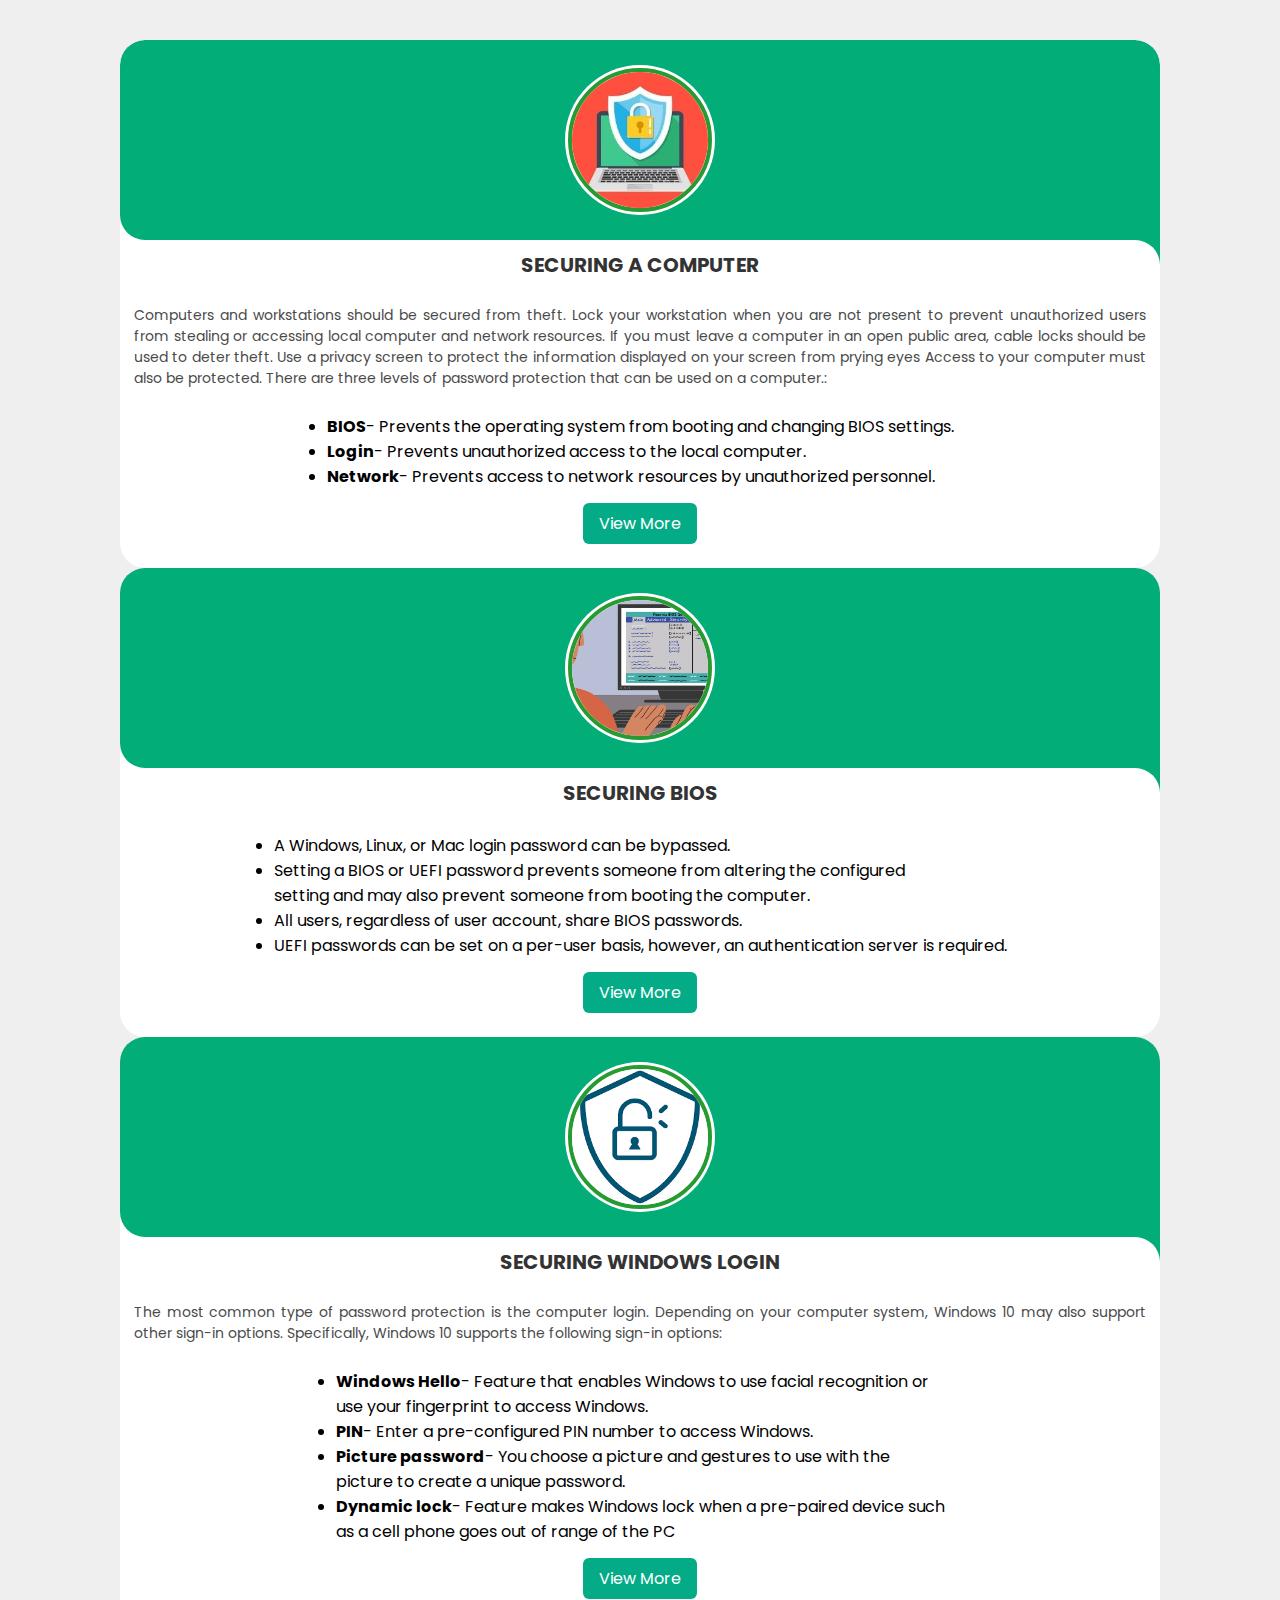
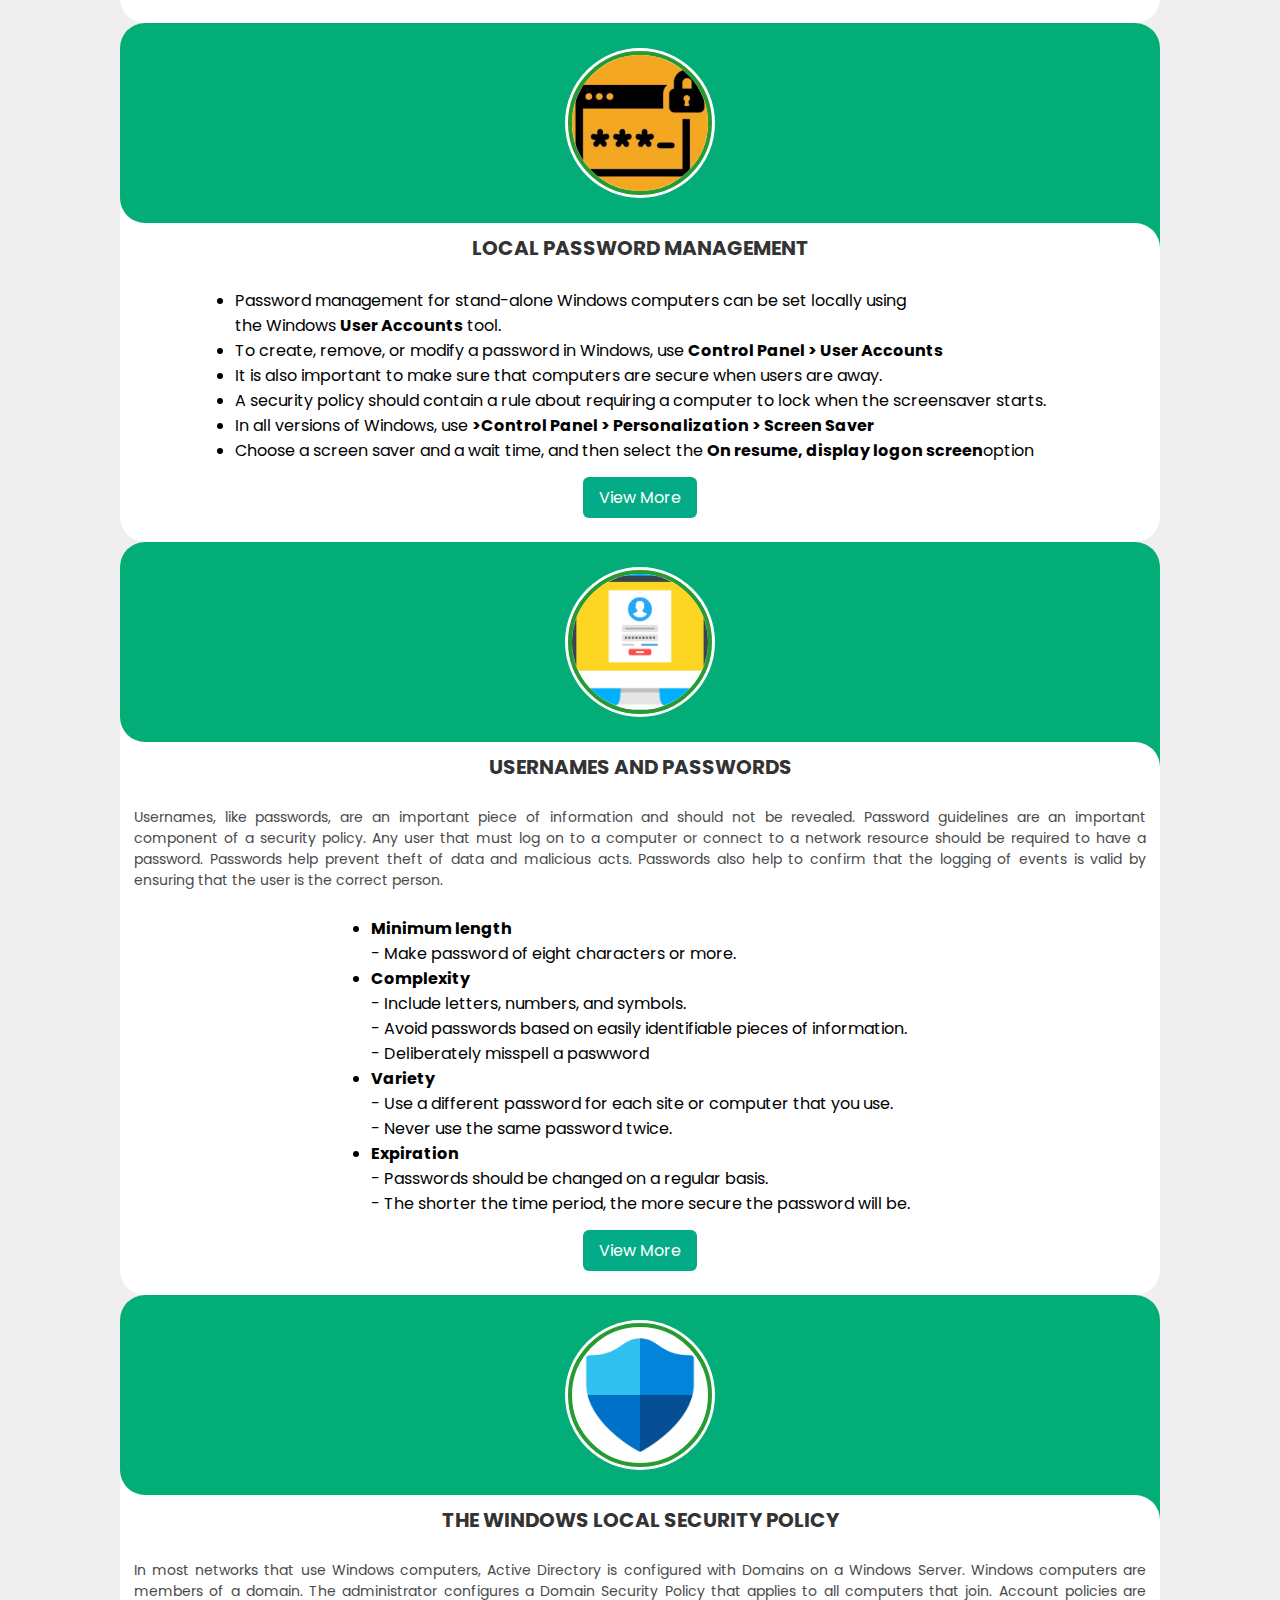
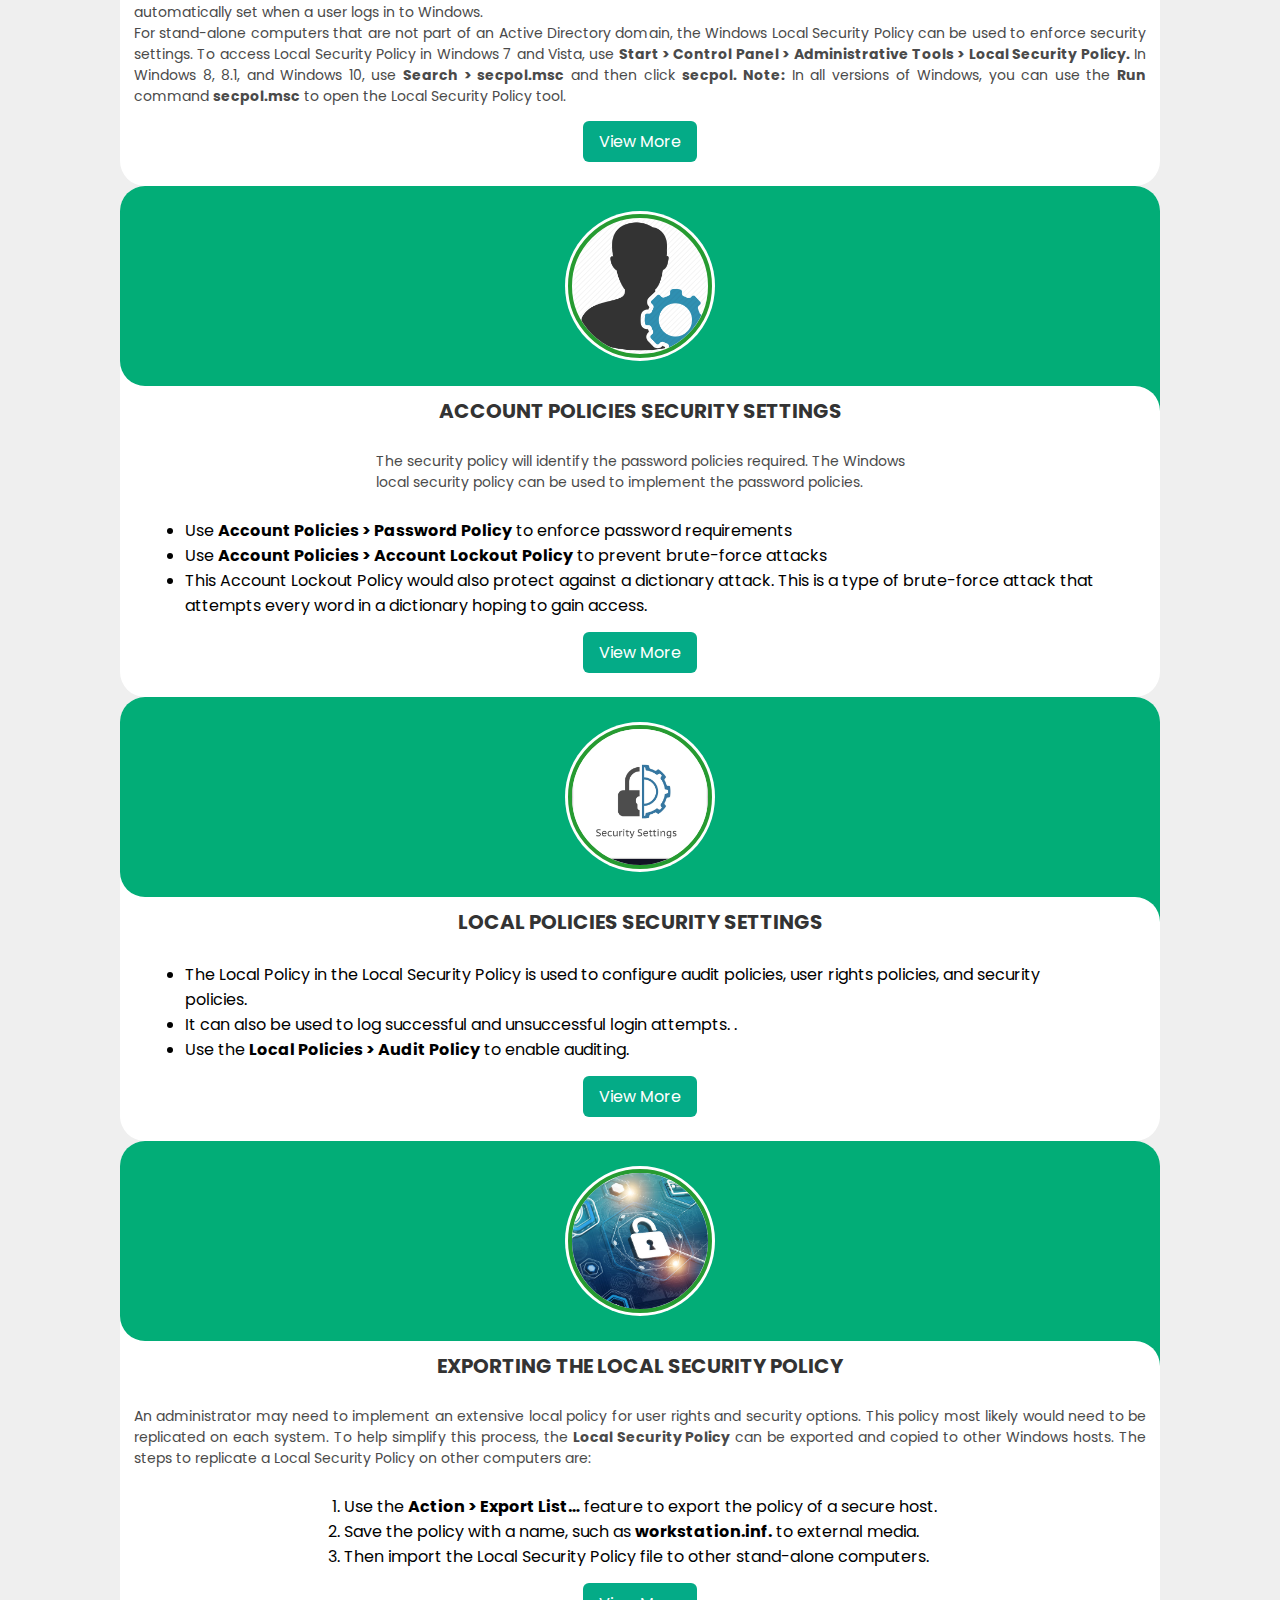
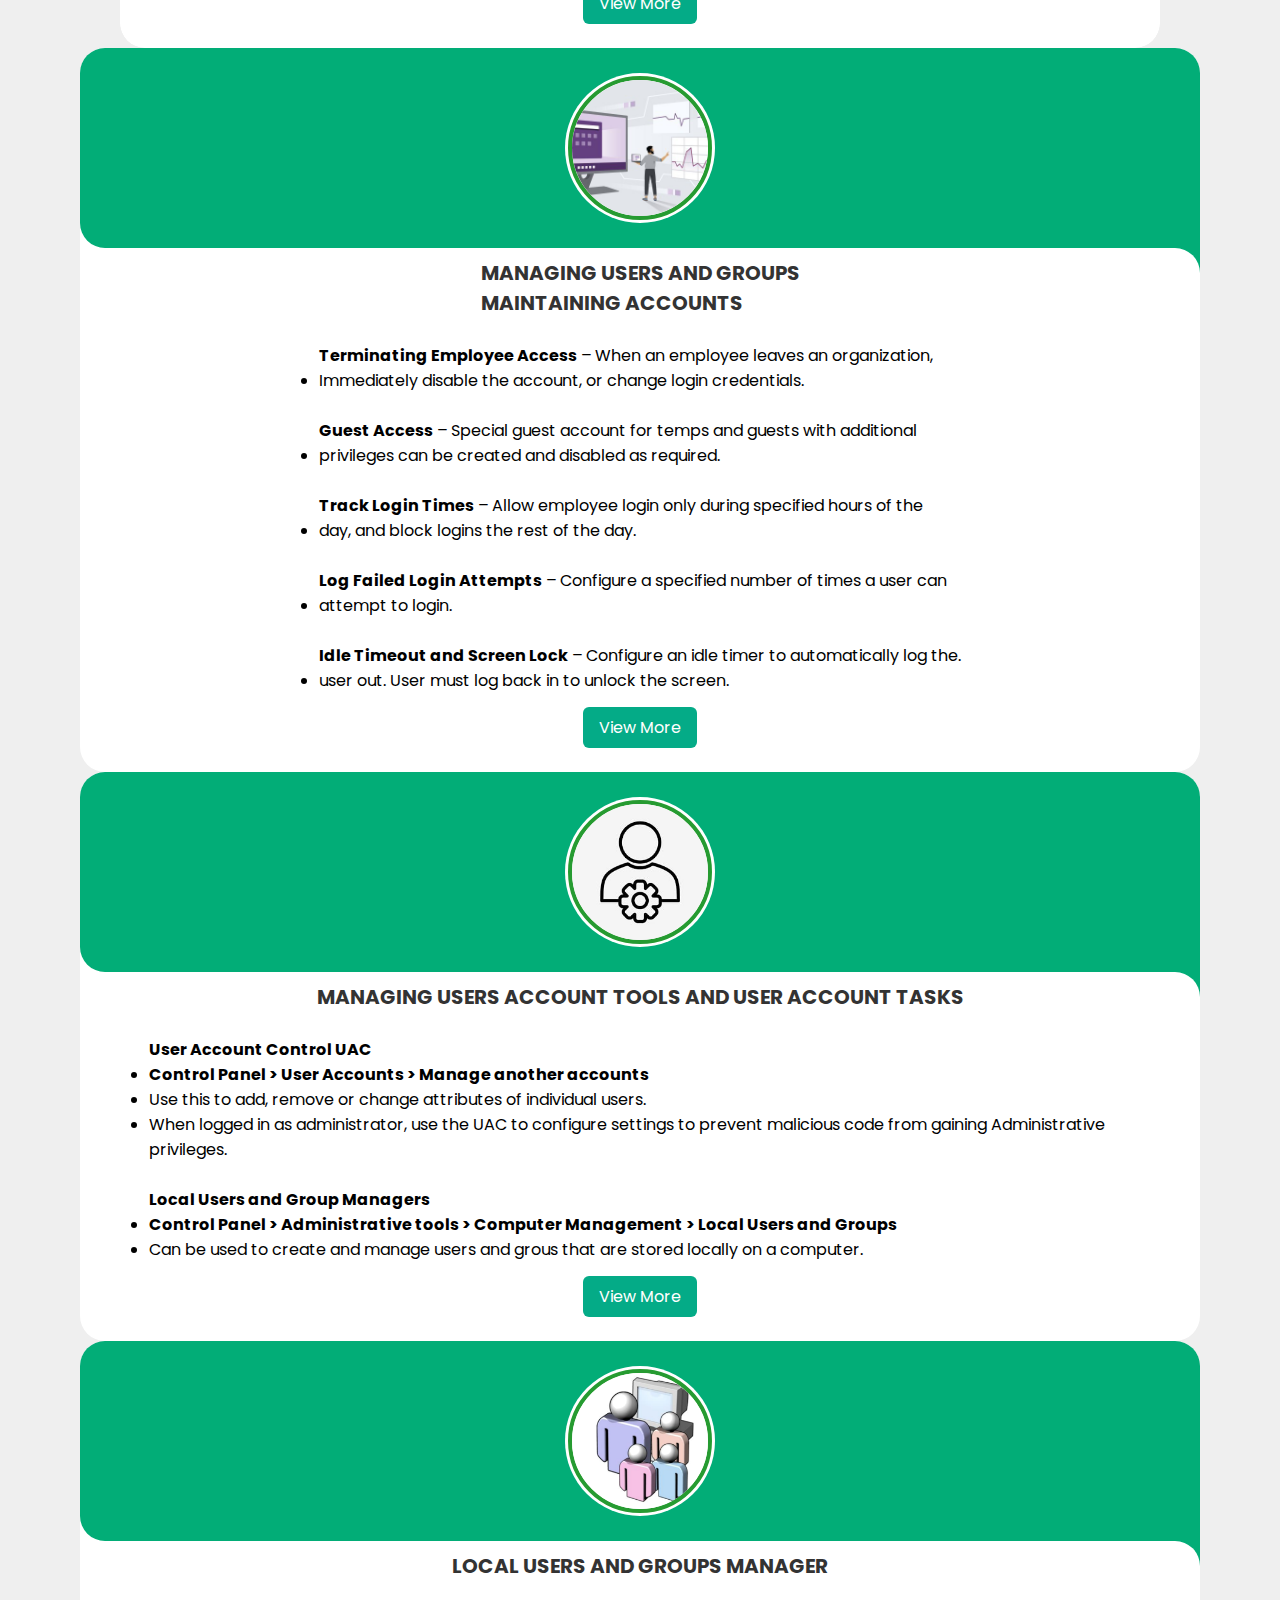
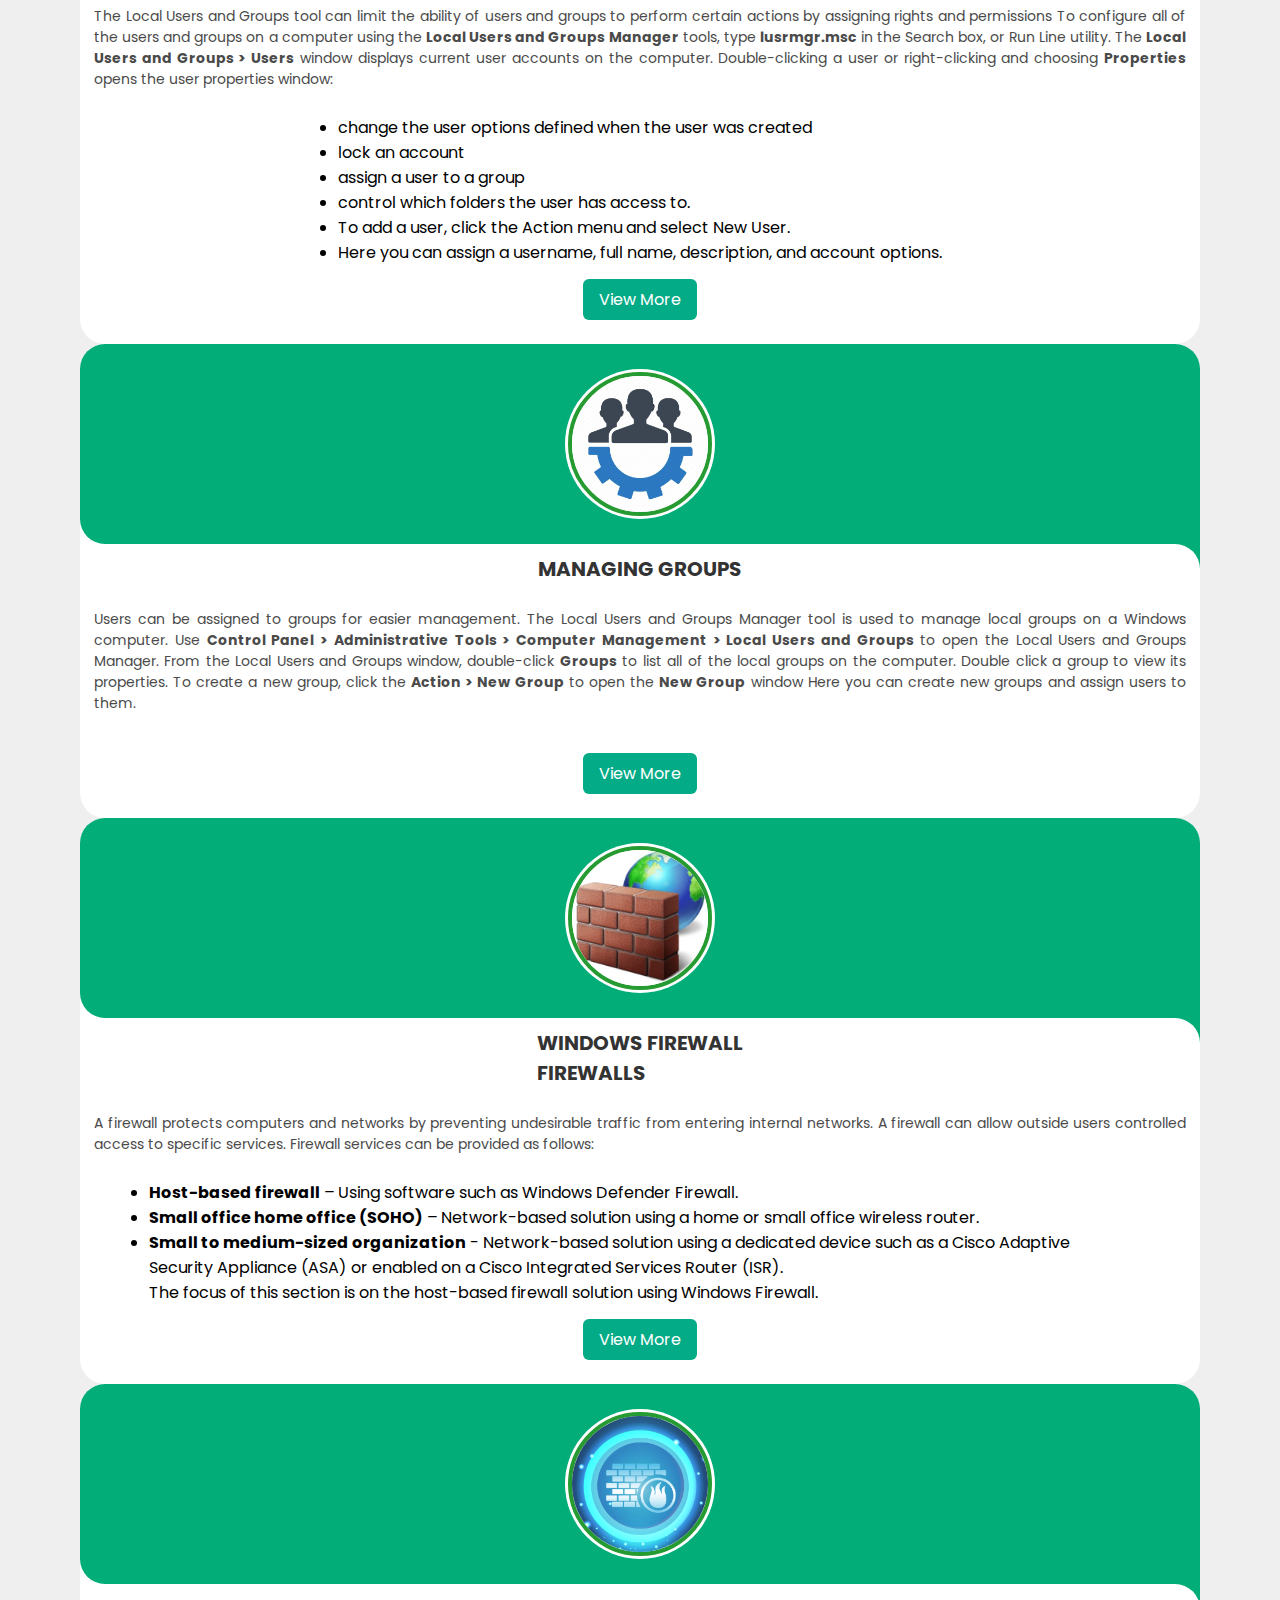
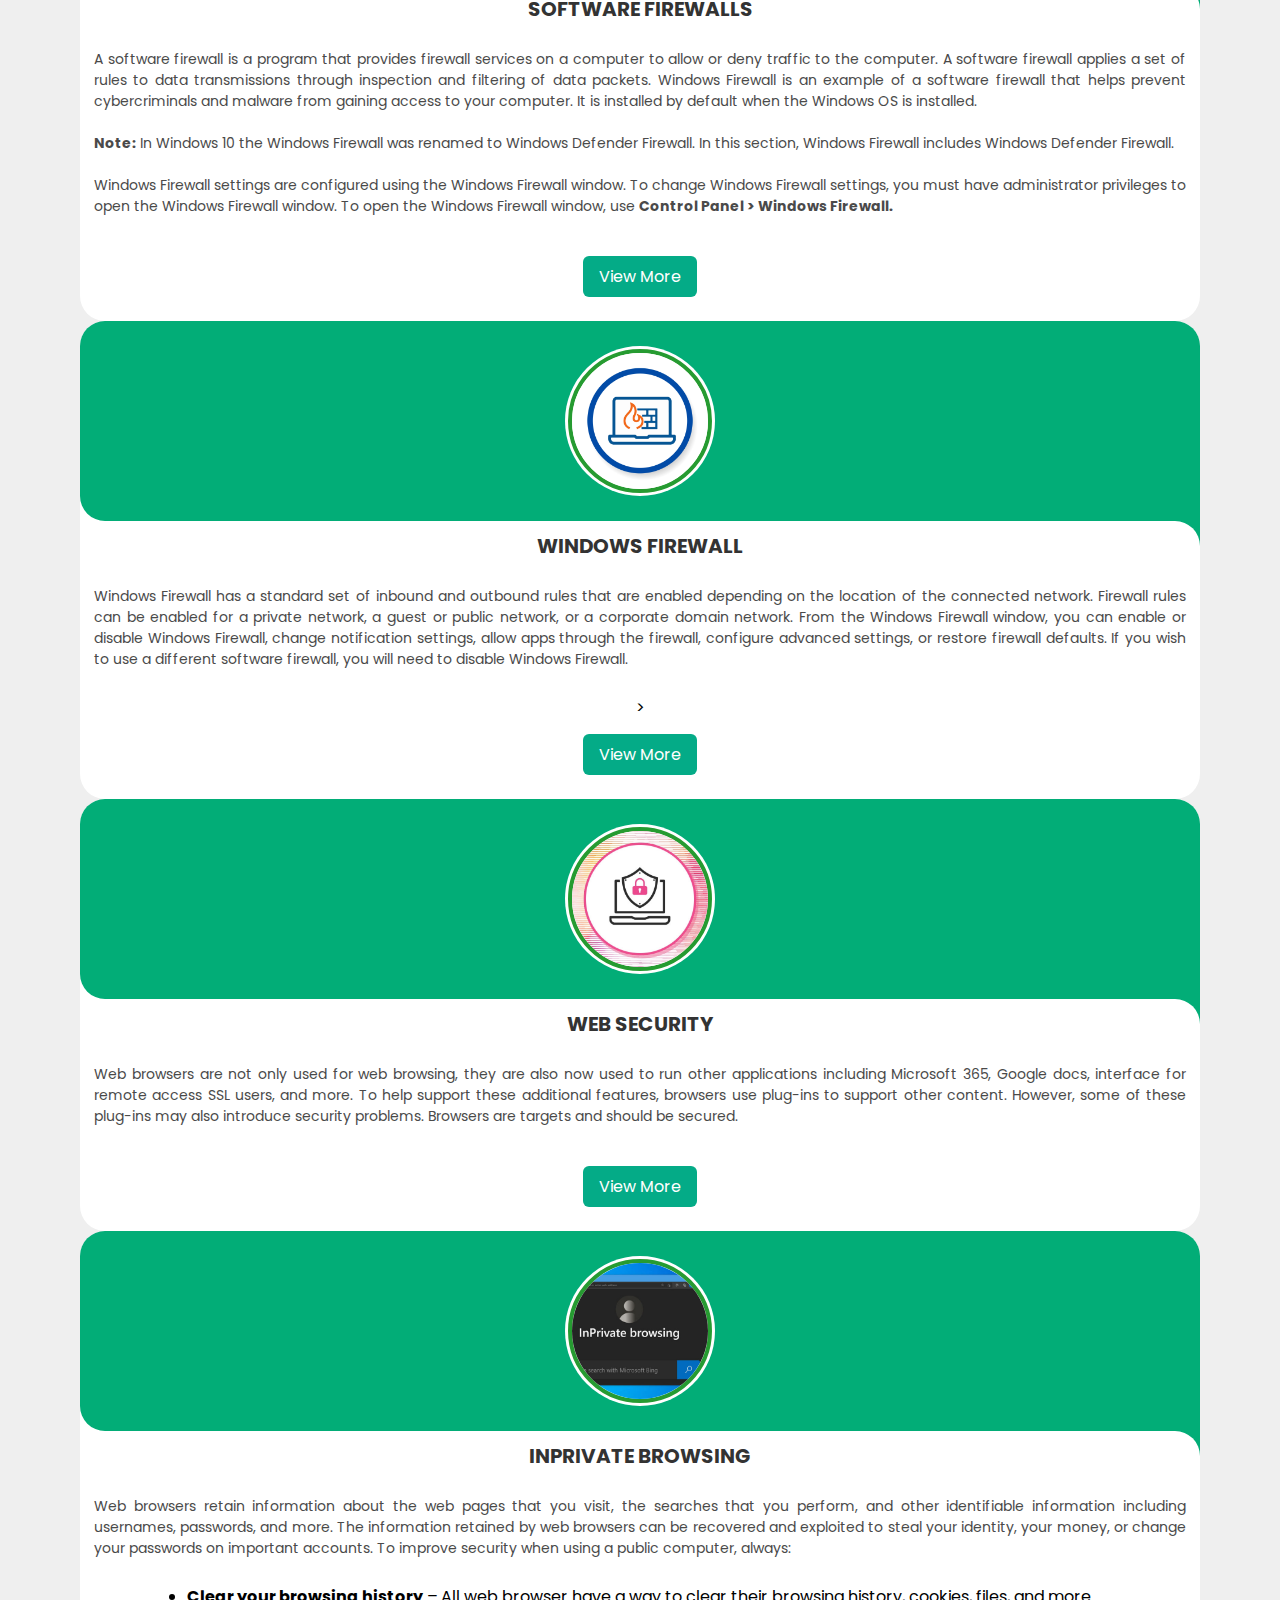
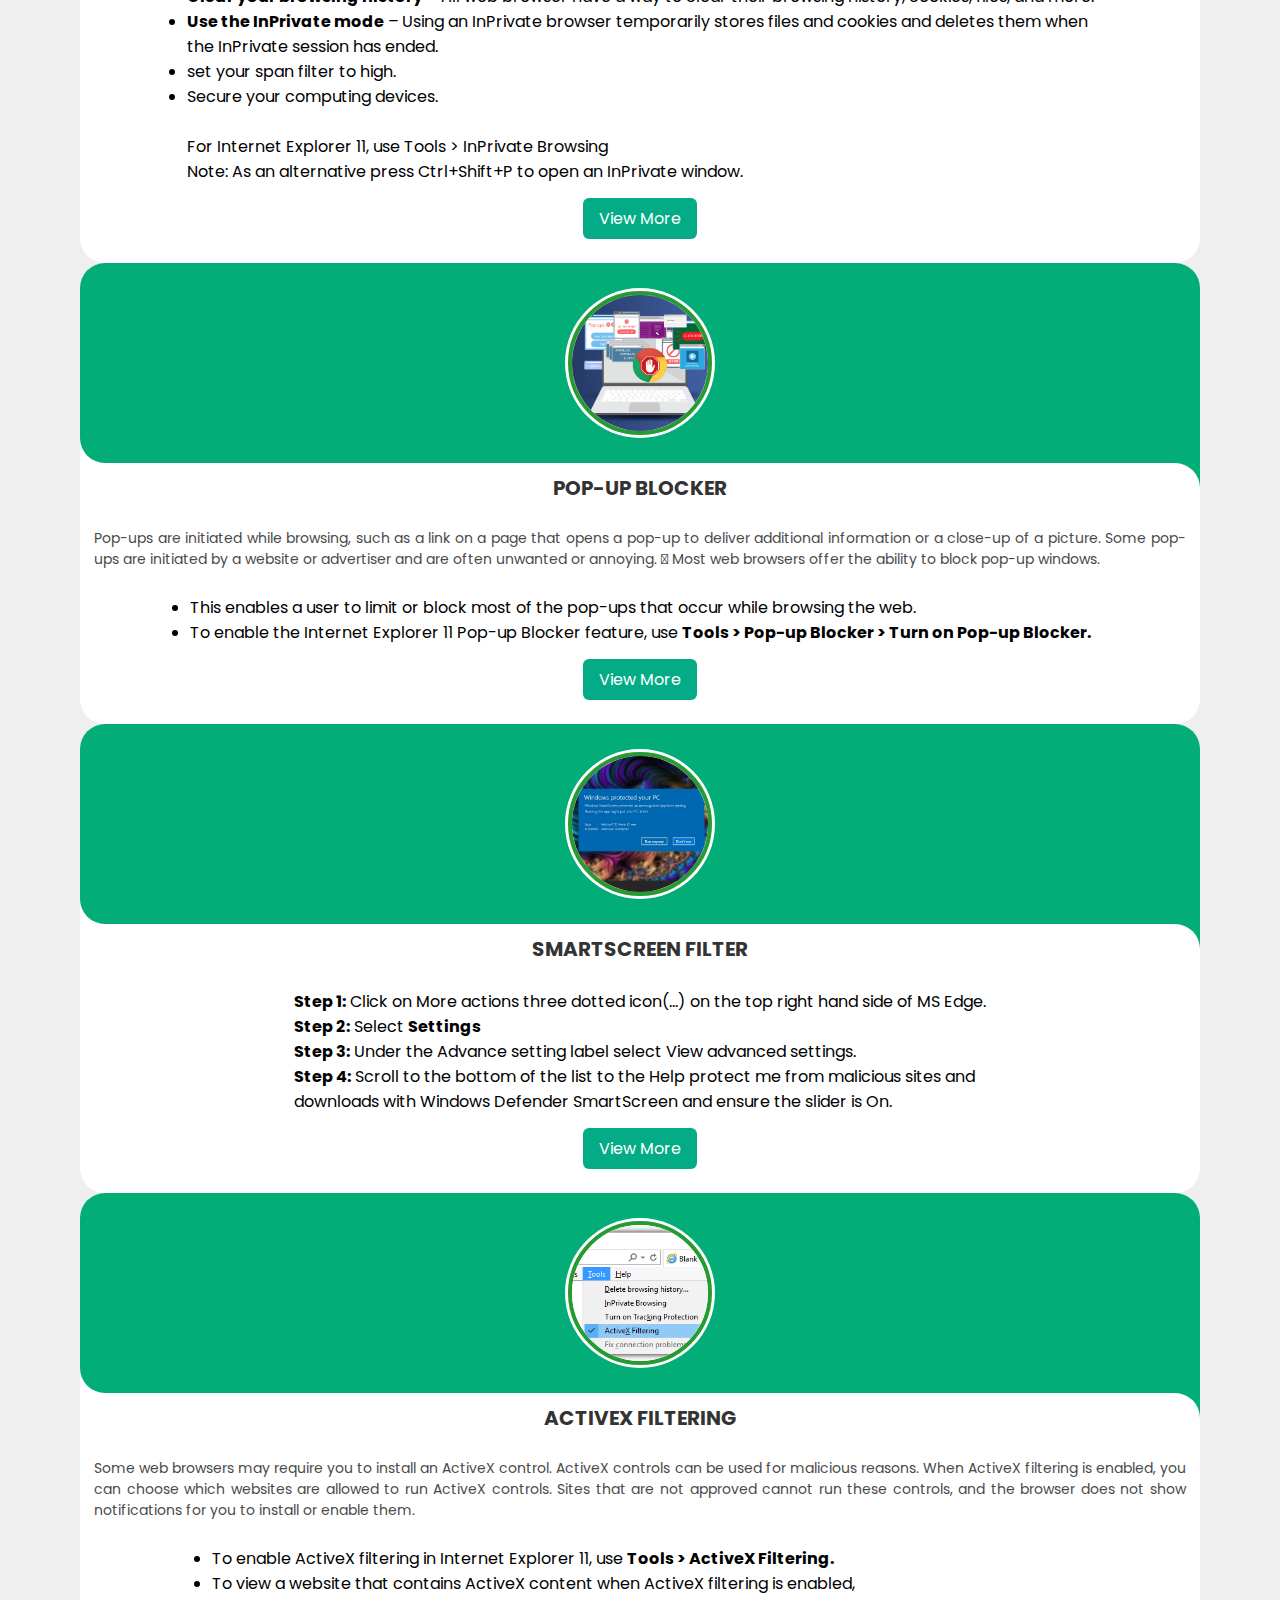
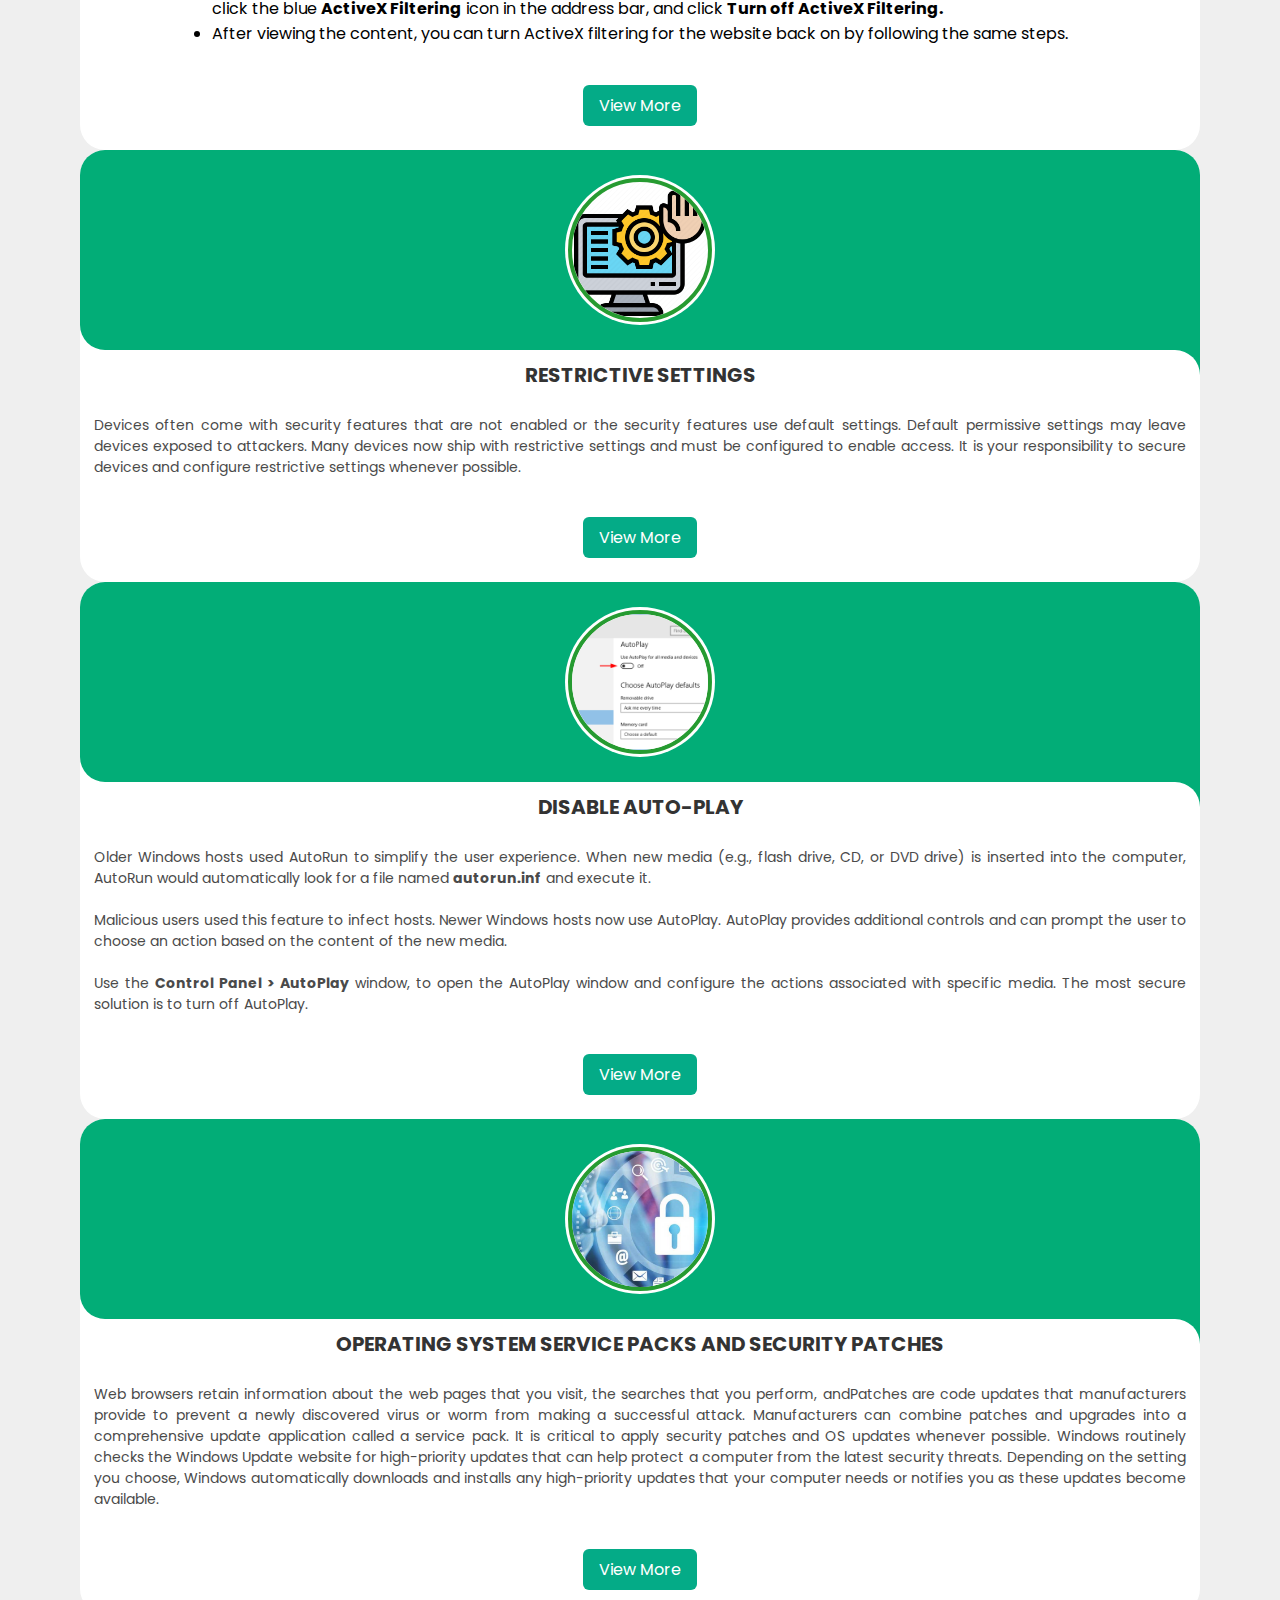
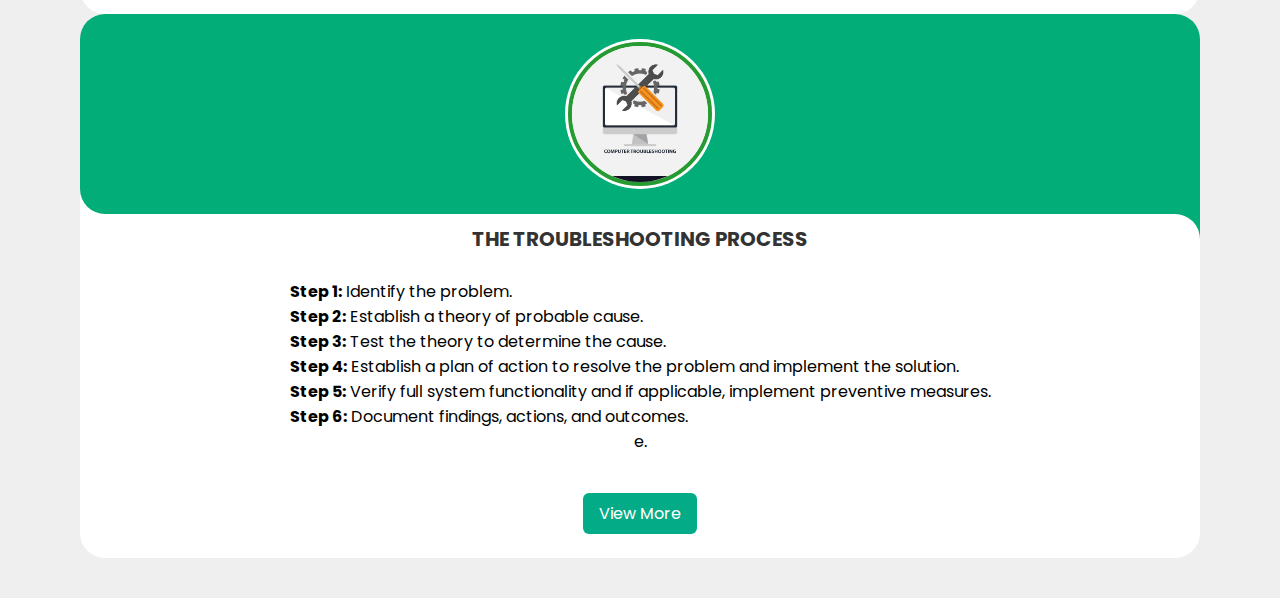
<file: ASSETS/Securing Windows Workstations/index.html>
<!DOCTYPE html>
    <html lang="en">
    <head>
        <meta charset="UTF-8">
        <meta http-equiv="X-UA-Compatible" content="IE=edge">
        <meta name="viewport" content="width=device-width, initial-scale=1.0">
        <title>Securing Windows Workstations</title>
        <link rel="stylesheet" href="css/style.css">
                                        
    </head>
    <body>
        <div class="slide-container swiper">
            <div class="slide-content">
                <div class="card-wrapper swiper-wrapper">
                    <div class="card swiper-slide">
                        <div class="image-content">
                            <span class="overlay"></span>

                            <div class="card-image">
                                <img src="images/profile1.jpeg" alt="" class="card-img">
                            </div>
                        </div>

                        <div class="card-content">
                            <h2 class="name">SECURING A COMPUTER</h2><br>
                            <p class="description"> Computers and workstations should be secured 
                                from theft. 
                                 Lock your workstation when you are not present 
                                to prevent unauthorized users from stealing or 
                                accessing local computer and network 
                                resources.
                                If you must leave a computer in an open public 
                                area, cable locks should be used to deter theft. 
                                 Use a privacy screen to protect the information 
                                displayed on your screen from prying eyes
                                 Access to your computer must also be protected. 
                                 There are three levels of password protection 
                                that can be used on a computer.:</span><br>
                            </p><br>

                            <ul>
                                <li><span>BIOS</span>- Prevents the operating system from booting and changing BIOS settings. </li>
                                <li><span>Login</span>- Prevents unauthorized access to the local computer.</li>
                                <li><span>Network</span>- Prevents access to network resources by unauthorized personnel.</li>
                                
                            </ul>
                            
                            <a class="button" href="https://support.microsoft.com/en-us/windows/keep-your-computer-secure-at-home-c348f24f-a4f0-de5d-9e4a-e0fc156ab221" 
                            target="_blank">View More</a>
                        </div>
                    </div>

                    <div class="card swiper-slide">
                        <div class="image-content">
                            <span class="overlay"></span>

                            <div class="card-image">
                                <img src="images/profile2.png" alt="" class="card-img">
                            </div>
                        </div>

                        <div class="card-content">
                            <h2 class="name">SECURING BIOS</h2><br>
                            
                            <ul>
                                <li> A Windows, Linux, or Mac login password can be bypassed.</li>
                                <li>Setting a BIOS or UEFI password prevents someone from altering the configured <br>setting and may also prevent someone from booting the computer.</li>
                                <li>All users, regardless of user account, share BIOS passwords. </li>
                                <li>UEFI passwords can be set on a per-user basis, however, an authentication server is required.</li>
                                
                            </ul>
                            <a class="button" href="https://www.trentonsystems.com/blog/how-to-secure-your-bios#:~:text=There%20are%20three%20primary%20methods,hardware%20is%20allowed%20to%20start." target="_blank">View More</a>
                        </div>
                    </div>

                    <div class="card swiper-slide">
                        <div class="image-content">
                            <span class="overlay"></span>

                            <div class="card-image">
                                <img src="images/profile3.png" alt="" class="card-img">
                            </div>
                        </div>

                        <div class="card-content">
                            <h2 class="name">SECURING WINDOWS LOGIN</h2><br>
                            <p class="description">  The most common type of password protection is the computer login. 
                                Depending on your computer system, Windows 10 may also support other sign-in options. 
                                Specifically, Windows 10 supports the following sign-in options:</span><br>
                            </p><br>

                             <ul class="subtop">
                                <li><span>Windows Hello</span>- Feature that enables Windows to use facial recognition or <br>use your fingerprint 
                                    to access Windows.</li>
                                <li><span>PIN</span>- Enter a pre-configured PIN number to access Windows.</li>
                                <li><span>Picture password</span>- You choose a picture and gestures to use with the <br>picture to create a unique password.</li>
                                <li><span>Dynamic lock</span>- Feature makes Windows lock when a pre-paired device such <br>as a cell phone goes out of range of the PC</li>
                               
                             </ul>   

                            <a class="button" href="https://support.microsoft.com/en-us/windows/windows-sign-in-options-and-account-protection-7b34d4cf-794f-f6bd-ddcc-e73cdf1a6fbf" target="_blank">View More</a>
                        </div>
                    </div>
                    <div class="card swiper-slide">
                        <div class="image-content">
                            <span class="overlay"></span>

                            <div class="card-image">
                                <img src="images/profile4.jpg" alt="" class="card-img">
                            </div>
                        </div>

                        <div class="card-content">
                            <h2 class="name">LOCAL PASSWORD MANAGEMENT</h2><br>
                            <ul>
                                <li>Password management for stand-alone Windows computers can be set locally using <br>the Windows <span>User Accounts</span> tool. </li>
                                <li> To create, remove, or modify a password in Windows, use <span>Control Panel > User Accounts</span></li>
                                <li>It is also important to make sure that computers are secure when users are away. </li>
                                <li>A security policy should contain a rule about requiring a computer to lock when the screensaver starts.</li>
                                <li> In all versions of Windows, use <span>>Control Panel > Personalization > Screen Saver</span></li>
                                <li> Choose a screen saver and a wait time, and then select the <span> On resume, display logon screen</span>option</li>
                            </ul>                           
                            <a class="button" href="https://www.ibm.com/docs/en/i/7.2?topic=fields-local-password-management" target="_blank">View More</a>
                        </div>
                    </div>
                    <div class="card swiper-slide">
                        <div class="image-content">
                            <span class="overlay"></span>

                            <div class="card-image">
                                <img src="images/profile5.jpg" alt="" class="card-img">
                            </div>
                        </div>

                        <div class="card-content">
                            <h2 class="name">USERNAMES AND PASSWORDS</h2><br>
                            <p class="description">  Usernames, like passwords, are an important 
                                piece of information and should not be revealed.
                                 Password guidelines are an important 
                                component of a security policy. 
                                 Any user that must log on to a computer or 
                                connect to a network resource should be 
                                required to have a password. 
                                 Passwords help prevent theft of data and 
                                malicious acts. 
                                 Passwords also help to confirm that the logging 
                                of events is valid by ensuring that the user is the 
                                correct person.
                                </span><br>
                            </p><br>
                            <ul class="subtop">
                                
                                <li><span>Minimum length</span><br>- Make password of eight characters or more.</li>
                                <li><span>Complexity</span><br>- Include letters, numbers, and symbols.<br>- Avoid passwords based on easily identifiable pieces of information.<br>- Deliberately misspell a paswword</li>
                                <li><span>Variety</span><br>- Use a different password for each site or computer that you use.<br>- Never use the same password twice.</li>
                                <li><span>Expiration</span><br>- Passwords should be changed on a regular basis.<br>- The shorter the time period, the more secure the password will be.</li>
                            
                            </ul>  
                            <a class="button" href="https://www.oreilly.com/library/view/practical-unix-and/0596003234/ch04s01.html#:~:text=The%20username%20is%20an%20identifier,who%20you%20claim%20to%20be." target="_blank">View More</a>
                        </div>
                    </div>
                    <div class="card swiper-slide">
                        <div class="image-content">
                            <span class="overlay"></span>

                            <div class="card-image">
                                <img src="images/profile6.png" alt="" class="card-img">
                            </div>
                        </div>

                        <div class="card-content">
                            <h2 class="name">THE WINDOWS LOCAL SECURITY POLICY</h2><br>
                            <p class="description">   In most networks that use Windows computers, Active Directory is configured with Domains on a 
                                Windows Server.
                                Windows computers are members of a domain. 
                                The administrator configures a Domain Security Policy that applies to all computers that join. 
                                Account policies are automatically set when a user logs in to Windows.<br>
                                For stand-alone computers that are not part of an Active Directory domain, the Windows Local 
                                Security Policy can be used to enforce security settings. 
                                To access Local Security Policy in Windows 7 and Vista, use <span>Start > Control Panel > 
                                Administrative Tools > Local Security Policy.</span>
                                In Windows 8, 8.1, and Windows 10, use <span>Search > secpol.msc</span> and then click <span>secpol.</span>
                                <span>Note:</span> In all versions of Windows, you can use the <span>Run</span> command <span>secpol.msc</span> to open the Local 
                                Security Policy tool.
                                </span><br>
                                <ul class="subtop">
                                    
                                </ul>

                            <a class="button" href="https://learn.microsoft.com/en-us/windows/win32/secmgmt/local-security-policy" target="_blank">View More</a>
                        </div>
                    </div>
                    <div class="card swiper-slide">
                        <div class="image-content">
                            <span class="overlay"></span>

                            <div class="card-image">
                                <img src="images/profile7.jpg" alt="" class="card-img">
                            </div>
                        </div>

                        <div class="card-content">
                            <h2 class="name">ACCOUNT POLICIES SECURITY SETTINGS</h2><br>
                            <p class="description">The security policy will identify the password policies required.
                                The Windows <br>local security policy can be used to implement the password policies.</p><br>

                        <ul class="subtop">
                            <li>Use <span>Account Policies > Password Policy</span> to enforce password requirements </li>
                            <li> Use <span>Account Policies > Account Lockout Policy</span> to prevent brute-force attacks</li>
                            <li>This Account Lockout Policy would also protect against a dictionary attack. This is a type of 
                                brute-force attack that attempts every word in a dictionary hoping to gain access.
                                </li>
                        </ul>

                            <a class="button" href="https://learn.microsoft.com/en-us/windows/security/threat-protection/security-policy-settings/how-to-configure-security-policy-settings" target="_blank">View More</a>
                        </div>
                    </div>
                    <div class="card swiper-slide">
                        <div class="image-content">
                            <span class="overlay"></span>

                            <div class="card-image">
                                <img src="images/profile8.jpg" alt="" class="card-img">
                            </div>
                        </div>

                        <div class="card-content">
                            
                            <h2 class="name">LOCAL POLICIES SECURITY SETTINGS</h2><br>
                        
                            <ul class="subtop">
                               <li> The Local Policy in the Local 
                                Security Policy is used to 
                                configure audit policies, user 
                                rights policies, and security 
                                policies. </li> 
                               <li> It can also be used to log 
                                successful and 
                                unsuccessful login 
                                attempts. .</li> 
                               <li> Use the <span>Local Policies > Audit 
                                Policy</span> to enable auditing.</li> 
                               

                            </ul>

                            <a class="button" href="https://www.sciencedirect.com/topics/computer-science/local-security-policy" target="_blank">View More</a>
                        </div>
                    </div>
                    <div class="card swiper-slide">
                        <div class="image-content">
                            <span class="overlay"></span>

                            <div class="card-image">
                                <img src="images/profile9.png" alt="https://www.sciencedirect.com/topics/computer-science/signature-file#:~:text=Updating,clean%2C%20and%20remove%20detected%20threats." class="card-img">
                            </div>
                        </div>

                        <div class="card-content">
                            <h2 class="name">EXPORTING THE LOCAL SECURITY POLICY</h2><br>
                            
                            <p class="description"> An administrator may need to implement an extensive local policy for user rights and security 
                                options. This policy most likely would need to be replicated on each system. 
                                 To help simplify this process, the <span>Local Security Policy</span> can be exported and copied to other 
                                Windows hosts. The steps to replicate a Local Security Policy on other computers are:</p><br>
                            <ol>
                                <li>Use the <span>Action > Export List…</span> feature to export the policy of a secure host. </li>
                                <li> Save the policy with a name, such as <span>workstation.inf.</span> to external media. </li>
                                <li>Then import the Local Security Policy file to other stand-alone computers.</li>
                               
                            </ol>

                            <a class="button" href="https://www.top-password.com/blog/tag/export-local-security-policy/#:~:text=Press%20the%20Windows%20key%20%2B%20R,policy”%20from%20the%20context%20menu." target="_blank">View More</a>
                        </div>
                    </div>
                </div>
            </div>


            <div class="card swiper-slide">
                <div class="image-content">
                    <span class="overlay"></span>

            <div class="card-image">
                <img src="images/profile10.png" alt="" class="card-img">
            </div>
        </div>

        <div class="card-content">
            <h2 class="name">MANAGING USERS AND GROUPS<br>
                MAINTAINING ACCOUNTS</h2><br>
            
            <ul class="subtop">
                
                <span>Terminating Employee Access</span> – When an employee leaves an organization, 
                    <li>Immediately disable the account, or change login credentials.</li>
                <br>
                <span>Guest Access</span> – Special guest account for temps and guests with additional
                <li>privileges can be created and disabled as required.</li> 
                <br> 
                <span>Track Login Times</span> – Allow employee login only during specified hours of the 
                <li>day, and block logins the rest of the day.</li>
                <br>
                <span>Log Failed Login Attempts</span> – Configure a specified number of times a user can
                <li>attempt to login.</li>
                <br>
                <span>Idle Timeout and Screen Lock</span> – Configure an idle timer to automatically log the.
                <li>user out. User must log back in to unlock the screen.</li>
                    
            </ul>    

            <a class="button" href="https://www.pearsonitcertification.com/articles/article.aspx?p=101711" target="_blank">View More</a>
        </div>
    </div>

    <div class="card swiper-slide">
        <div class="image-content">
            <span class="overlay"></span>

            <div class="card-image">
                <img src="images/profile11.jpg" alt="" class="card-img">
            </div>
        </div>

        <div class="card-content">
            <h2 class="name">MANAGING USERS ACCOUNT TOOLS AND USER ACCOUNT TASKS</h2><br>

        <ul class="subtop">
            <span>User Account Control UAC</span>
            <li><span>Control Panel > User Accounts > Manage another accounts</span></li>
            <li>Use this to add, remove or change attributes of individual users.</li>
            <li>When logged in as administrator, use the UAC to configure settings to prevent malicious code from gaining Administrative privileges.</li>
            <br>
            <span>Local Users and Group Managers</span> 
            <li><span>Control Panel > Administrative tools > Computer Management > Local Users and Groups</span></li>
            <li>Can be used to create and manage users and grous that are stored locally on a computer.</li>    
        </ul>
            <a class="button" href="https://jumpcloud.com/blog/what-is-user-management" target="_blank">View More</a>
        </div>
    </div>
    <div class="card swiper-slide">
        <div class="image-content">
            <span class="overlay"></span>

            <div class="card-image">
                <img src="images/profile12.png" alt="" class="card-img">
            </div>
        </div>

        <div class="card-content">
            <h2 class="name">LOCAL USERS AND GROUPS MANAGER</h2><br>
            <p class="description">  The Local Users and Groups tool can limit the ability of users and 
                groups to perform certain actions by assigning rights and permissions 
                To configure all of the users and groups on a computer using the <span>Local Users and Groups Manager</span>
                tools, type <span>lusrmgr.msc</span> in the Search box, or Run Line utility.
                The <span>Local Users and Groups > Users</span> window displays current user accounts on the computer. 
                Double-clicking a user or right-clicking and choosing <span>Properties</span> opens the user properties window: </p><br>

            <ul class="subtop">
                <li>change the user options defined when the user was created</li>
                <li>lock an account</li>
                <li>assign a user to a group</li>
                <li>control which folders the user has access to.</li>
                <li>To add a user, click the Action menu and select New User.</li>
                <li>Here you can assign a username, full name, description, and account options.</li>
            </ul>

            <a class="button" href="https://www.windows-active-directory.com/local-user-management.html#:~:text=Local%20Users%20and%20Groups%20is,access%20to%20files%20and%20folders." target="_blank">View More</a>
        </div>
    </div>
    <div class="card swiper-slide">
        <div class="image-content">
            <span class="overlay"></span>

            <div class="card-image">
                <img src="images/profile13.jpg" alt="" class="card-img">
            </div>
        </div>

        <div class="card-content">
            <h2 class="name">MANAGING GROUPS</h2><br>
            <p class="description">   Users can be assigned to groups for easier management. 
                The Local Users and Groups Manager tool is used to manage local groups on a Windows 
                computer. 
                Use <span>Control Panel > Administrative Tools > Computer Management > Local Users and Groups</span> to 
                open the Local Users and Groups Manager.
                From the Local Users and Groups window, double-click <span>Groups</span> to list all of the local groups on 
                the computer.
                Double click a group to view its properties. 
                To create a new group, click the <span>Action > New Group</span> to open the <span>New Group</span> window 
                Here you can create new groups and assign users to them. </p><br>
            

            <a class="button" href="https://www.isunshare.com/windows-10/5-ways-to-open-local-users-and-groups-in-windows-10.html" target="_blank">View More</a>
        </div>
    </div>
    <div class="card swiper-slide">
        <div class="image-content">
            <span class="overlay"></span>

            <div class="card-image">
                <img src="images/profile14.jpg" alt="" class="card-img">
            </div>
        </div>

        <div class="card-content">
            <h2 class="name">WINDOWS FIREWALL <br>FIREWALLS</h2><br>
                <p class="description"> A firewall protects computers and networks by preventing undesirable traffic from entering internal 
                    networks. A firewall can allow outside users controlled access to specific services. Firewall services can be provided as follows:
                    </p><br>

            <ul class="subtop">
            <li><span>Host-based firewall</span> – Using software such as Windows Defender Firewall.</li>
            <li><span>Small office home office (SOHO)</span> – Network-based solution using a home or small office wireless router.</li>
            <li><span>Small to medium-sized organization</span> - Network-based solution using a dedicated device such as a 
                Cisco Adaptive Security Appliance (ASA) or enabled on a Cisco Integrated Services Router (ISR). </li>
            <p>The focus of this section is on the host-based firewall solution using Windows Firewall.</p>
            </ul>

            <a class="button" href="https://www.sciencedirect.com/topics/computer-science/window-firewall" target="_blank">View More</a>
        </div>
    </div>
    <div class="card swiper-slide">
        <div class="image-content">
            <span class="overlay"></span>

            <div class="card-image">
                <img src="images/profile15.png" alt="" class="card-img">
            </div>
        </div>

        <div class="card-content">
            <h2 class="name">SOFTWARE FIREWALLS</h2><br>
            <p class="description"> A software firewall is a program that provides firewall services on a computer to allow or deny traffic to 
                the computer. A software firewall applies a set of rules to data transmissions through inspection and filtering of 
                data packets. Windows Firewall is an example of a software firewall that helps prevent cybercriminals and malware 
                from gaining access to your computer. It is installed by default when the Windows OS is installed. 
                <br>
                <br>
                <span>Note:</span> In Windows 10 the Windows Firewall was renamed to Windows Defender Firewall. In this 
                section, Windows Firewall includes Windows Defender Firewall.
                <br>
                <br>
                Windows Firewall settings are configured using the Windows Firewall window. 
                To change Windows Firewall settings, you must have administrator privileges to open the Windows 
                Firewall window. To open the Windows Firewall window, use <span>Control Panel > Windows Firewall.</span>
                </p><br>

            <a class="button" href="https://www.sangfor.com/blog/cybersecurity/what-software-firewall-difference-between-hardware-firewall-and-software" target="_blank">View More</a>
        </div>
    </div>
    <div class="card swiper-slide">
        <div class="image-content">
            <span class="overlay"></span>

            <div class="card-image">
                <img src="images/profile16.jpg" alt="" class="card-img">
            </div>
        </div>

        <div class="card-content">
            <h2 class="name">WINDOWS FIREWALL</h2><br>
            <p class="description">  Windows Firewall has a standard set of inbound and outbound rules that are enabled depending 
                on the location of the connected network. Firewall rules can be enabled for a private network, a guest or public network, or a corporate 
                domain network. From the Windows Firewall window, you can enable or disable Windows Firewall, change 
                notification settings, allow apps through the firewall, configure advanced settings, or restore 
                firewall defaults. If you wish to use a different software firewall, you will need to disable Windows Firewall. 
                </p><br>>
          

            <a class="button" href="https://www.computerhope.com/jargon/w/windows-defender-firewall.htm" target="_blank">View More</a>
        </div>
    </div>
    <div class="card swiper-slide">
        <div class="image-content">
            <span class="overlay"></span>

            <div class="card-image">
                <img src="images/profile17.jpg" alt="" class="card-img">
            </div>
        </div>

        <div class="card-content">
            <h2 class="name">WEB SECURITY</h2><br>
            <p class="description">   Web browsers are not only used for web browsing, they are also now used to run other applications 
                including Microsoft 365, Google docs, interface for remote access SSL users, and more. 
                To help support these additional features, browsers use plug-ins to support other content. 
                However, some of these plug-ins may also introduce security problems.
                Browsers are targets and should be secured. 
                </p><br>

           

            <a class="button" href="https://www.fortinet.com/resources/cyberglossary/what-is-web-security" target="_blank">View More</a>
        </div>
    </div>
    <div class="card swiper-slide">
        <div class="image-content">
            <span class="overlay"></span>

            <div class="card-image">
                <img src="images/profile18.jpg" alt="" class="card-img">
            </div>
        </div>

        <div class="card-content">
            <h2 class="name">INPRIVATE BROWSING</h2><br>
            <p class="description"> Web browsers retain information about the web pages that you visit, the searches that you 
                perform, and other identifiable information including usernames, passwords, and more. 
                The information retained by web browsers can be recovered and exploited to steal your identity, 
                your money, or change your passwords on important accounts.
                To improve security when using a public computer, always: 
                </p><br>
            
            <ul>
                <li><span>Clear your browsing history</span> – All web browser have a way to clear their browsing history, 
                    cookies, files, and more.</li>
                <li><span>Use the InPrivate mode</span> – Using an InPrivate browser temporarily stores files and cookies and 
                    deletes them when <br>the InPrivate session has ended.</li>
                <li>set your span filter to high.</li>
                <li>Secure your computing devices.</li>
                <br>
             For Internet Explorer 11, use Tools > InPrivate Browsing
             <br>Note: As an alternative press Ctrl+Shift+P to open an InPrivate window.
                </ul>
            <a class="button" href="https://support.microsoft.com/en-us/microsoft-edge/browse-inprivate-in-microsoft-edge-cd2c9a48-0bc4-b98e-5e46-ac40c84e27e2" target="_blank">View More</a>

            </div>
        </div>

            <div class="card swiper-slide">
                <div class="image-content">
                    <span class="overlay"></span>
        
                    <div class="card-image">
                        <img src="images/profile19.jpg" alt="" class="card-img">
                    </div>
                </div>
        
                <div class="card-content">
                    <h2 class="name">POP-UP BLOCKER</h2><br>
                    <p class="description">  Pop-ups are initiated while browsing, such as a 
                        link on a page that opens a pop-up to deliver 
                        additional information or a close-up of a picture. 
                        Some pop-ups are initiated by a website or 
                        advertiser and are often unwanted or annoying.
                         Most web browsers offer the ability to block pop-up windows.  
                        </p><br>
                    
                    <ul>
                        <li>This enables a user to limit or block most of the pop-ups that occur while browsing the web.</li>
                        <li> To enable the Internet Explorer 11 Pop-up Blocker 
                            feature, use <span>Tools > Pop-up Blocker > Turn on Pop-up 
                            Blocker.</span></li>
                        
                    </ul>
                    <a class="button" href="https://www.businessinsider.com/guides/tech/what-is-pop-up-blocker" target="_blank">View More</a>
                 </div>
            </div>

                 <div class="card swiper-slide">
                    <div class="image-content">
                        <span class="overlay"></span>
            
                        <div class="card-image">
                            <img src="images/profile20.jpg" alt="" class="card-img">
                        </div>
                    </div>
            
                    <div class="card-content">
                        <h2 class="name">SMARTSCREEN FILTER</h2><br>
                        
                        <ul>
                            <span>Step 1:</span> Click on More actions three dotted icon(...) on the top right hand side of MS Edge.
                            <br>
                            <span>Step 2:</span> Select <span>Settings</span>
                            <br>
                            <span>Step 3:</span> Under the Advance setting label select View advanced settings. 
                            <br>
                            <span>Step 4:</span> Scroll to the bottom of the list to the Help protect me from malicious sites and 
                                  <br>downloads with Windows Defender SmartScreen and ensure the slider is On.
                        </ul>

                        <a class="button" href="https://www.sciencedirect.com/topics/computer-science/smartscreen-filter#:~:text=SmartScreen%20Filter%20is%20actually%20a,list%20of%20known%20malicious%20sites." target="_blank">View More</a>
                        </div>
                    </div>

                     <div class="card swiper-slide">
                        <div class="image-content">
                            <span class="overlay"></span>
                
                            <div class="card-image">
                                <img src="images/profile21.png" alt="" class="card-img">
                            </div>
                        </div>
                
                        <div class="card-content">
                            <h2 class="name">ACTIVEX FILTERING</h2>
                            <br>
                            <p class="description"> Some web browsers may require you to install an ActiveX control. 
                                ActiveX controls can be used for malicious reasons. When ActiveX filtering is enabled, you can choose which 
                                websites are allowed to run ActiveX controls. Sites that are not approved cannot run these controls, and the browser does not show 
                                notifications for you to install or enable them.
                                </p><br>
                            
                            <ul>
                                <li>To enable ActiveX filtering in Internet Explorer 11, use <span>Tools > ActiveX Filtering.</span></li>
                                <li>To view a website that contains ActiveX content when ActiveX filtering is enabled, <br>click the blue 
                                <span>ActiveX Filtering</span> icon in the address bar, and click <span>Turn off ActiveX Filtering.</span></li>
                                <li>After viewing the content, you can turn ActiveX filtering for the website back on by following the 
                                    same steps.</li>
                                
                                <br>
                            
                            </ul>
                            <a class="button" href="https://www.techtarget.com/searchenterprisedesktop/definition/ActiveX#:~:text=ActiveX%20is%20a%20set%20of,other%20applications%20in%20the%20browser." target="_blank">View More</a>
                         </div>
                    </div>

                         <div class="card swiper-slide">
                            <div class="image-content">
                                <span class="overlay"></span>
                    
                                <div class="card-image">
                                    <img src="images/profile22.png" alt="" class="card-img">
                                </div>
                            </div>
                    
                            <div class="card-content">
                                <h2 class="name">RESTRICTIVE SETTINGS</h2><br>
                                <p class="description">  Devices often come with security features that are not enabled or the security features use default 
                                    settings. Default permissive settings may leave devices exposed to attackers. 
                                    Many devices now ship with restrictive settings and must be configured to enable access. 
                                    It is your responsibility to secure devices and configure restrictive settings whenever possible.
                                    </p><br>
                                
                                
                                <a class="button" href="https://learn.microsoft.com/en-us/windows/security/threat-protection/security-policy-settings/security-options" target="_blank">View More</a>
                            </div>
                        </div>


                             <div class="card swiper-slide">
                                <div class="image-content">
                                    <span class="overlay"></span>
                        
                                    <div class="card-image">
                                        <img src="images/profile23.png" alt="" class="card-img">
                                    </div>
                                </div>
                        
                                <div class="card-content">
                            <h2 class="name">DISABLE AUTO-PLAY</h2><br>
                            <p class="description">  Older Windows hosts used AutoRun to simplify the user experience. 
                                When new media (e.g., flash drive, CD, or DVD drive) is inserted into the computer, AutoRun
                                would automatically look for a file named <span>autorun.inf</span> and execute it. 
                                <br>
                                <br>Malicious users used this feature to infect hosts.
                                Newer Windows hosts now use AutoPlay. 
                                AutoPlay provides additional controls and can prompt the user to choose an action based on the 
                                content of the new media.
                                <br> 
                                <br>Use the <span>Control Panel > AutoPlay</span> window, to open the AutoPlay window and configure the 
                                actions associated with specific media. 
                                The most secure solution is to turn off AutoPlay.
                             </p><br>
                                    
                            
                     <a class="button" href="https://www.top-password.com/blog/4-ways-to-disable-windows-10-autoplay/" target="_blank">View More</a>
                        </div>
                    </div>

                            <div class="card swiper-slide">
                         <div class="image-content">
                     <span class="overlay"></span>
                            
                    <div class="card-image">
                     <img src="images/profile24.jpg" alt="" class="card-img">
                     </div>
                     </div>
                            
                    <div class="card-content">
                    <h2 class="name">OPERATING SYSTEM SERVICE PACKS AND SECURITY PATCHES</h2><br>
                     <p class="description"> Web browsers retain information about the web pages that you visit, the searches that you 
                                 perform, andPatches are code updates that manufacturers provide to prevent a newly discovered virus or worm 
                                 from making a successful attack. Manufacturers can combine patches and upgrades into a comprehensive update 
                                 application called a service pack. It is critical to apply security patches and OS updates whenever possible.
                                 Windows routinely checks the Windows Update website for high-priority updates that can help 
                                 protect a computer from the latest security threats. Depending on the setting you choose, Windows automatically
                                downloads and installs any high-priority updates that your computer needs or notifies you as these updates become available. 
                    </p><br>
                                    
                    <a class="button" href="https://support.microsoft.com/en-us/windows/service-pack-and-update-center-92bb1064-cf3b-0b94-7c57-331f7b7db3c6#:~:text=A%20service%20pack%20(SP)%20is,keep%20Windows%20up%20to%20date." target="_blank">View More</a>
                    </div>
                </div>

                    <div class="card swiper-slide">
                        <div class="image-content">
                    <span class="overlay"></span>
                           
                   <div class="card-image">
                    <img src="images/profile25.jpg" alt="" class="card-img">
                    </div>
                    </div>
                           
                   <div class="card-content">
                   <h2 class="name">THE TROUBLESHOOTING PROCESS</h2><br>
                   <ul>
                    <span>Step 1:</span> Identify the problem.
                    <br>
                    <span>Step 2:</span> Establish a theory of probable cause.
                    <br>
                    <span>Step 3:</span> Test the theory to determine the cause.
                    <br>
                    <span>Step 4:</span> Establish a plan of action to resolve the problem and implement the solution.
                    <br>
                    <span>Step 5:</span> Verify full system functionality and if applicable, implement preventive measures.
                    <br>
                    <span>Step 6:</span> Document findings, actions, and outcomes.
                    
                    <br>
                
                </ul>e. 
                   </p><br>
                                   
                   <a class="button" href="https://www.techtarget.com/whatis/definition/troubleshooting" target="_blank">View More</a>
                   </div>

                 </div>
                </div>
            </div>
        </div>
        
    </body>
</html>
</file>
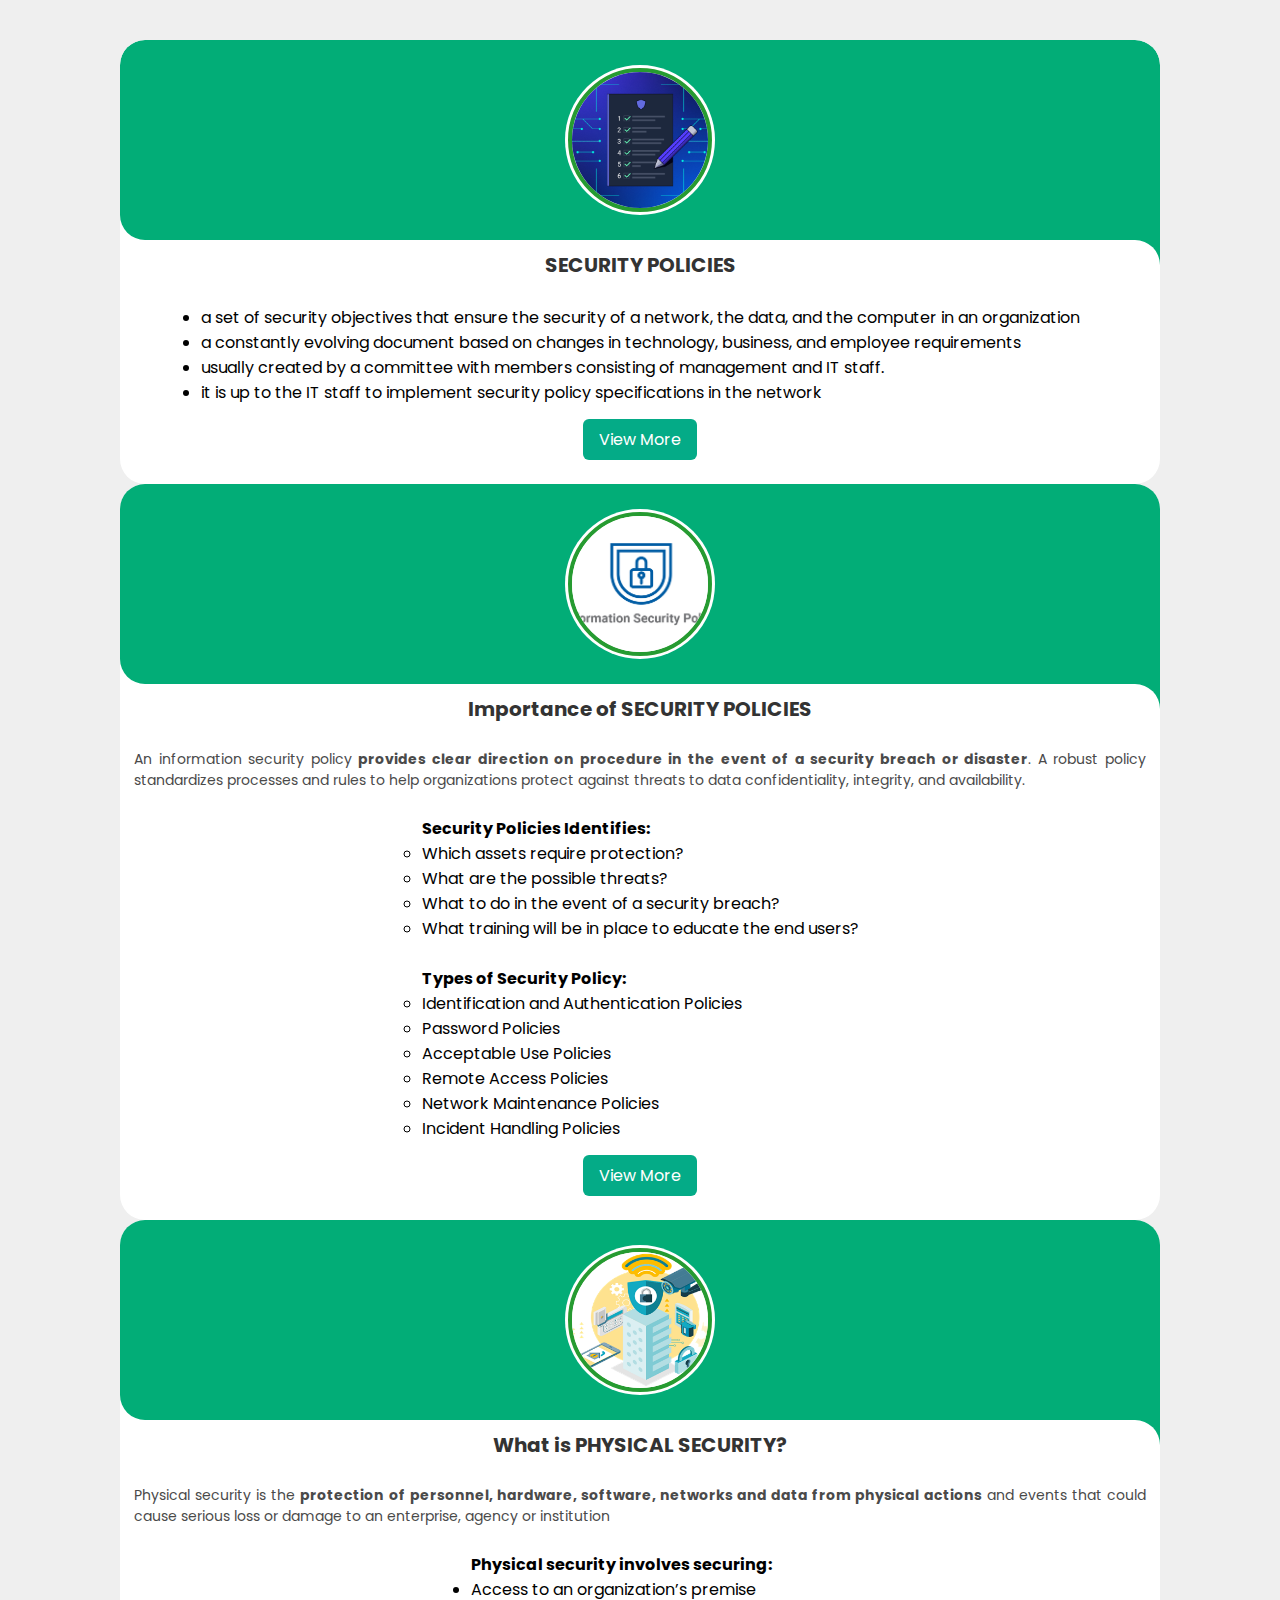
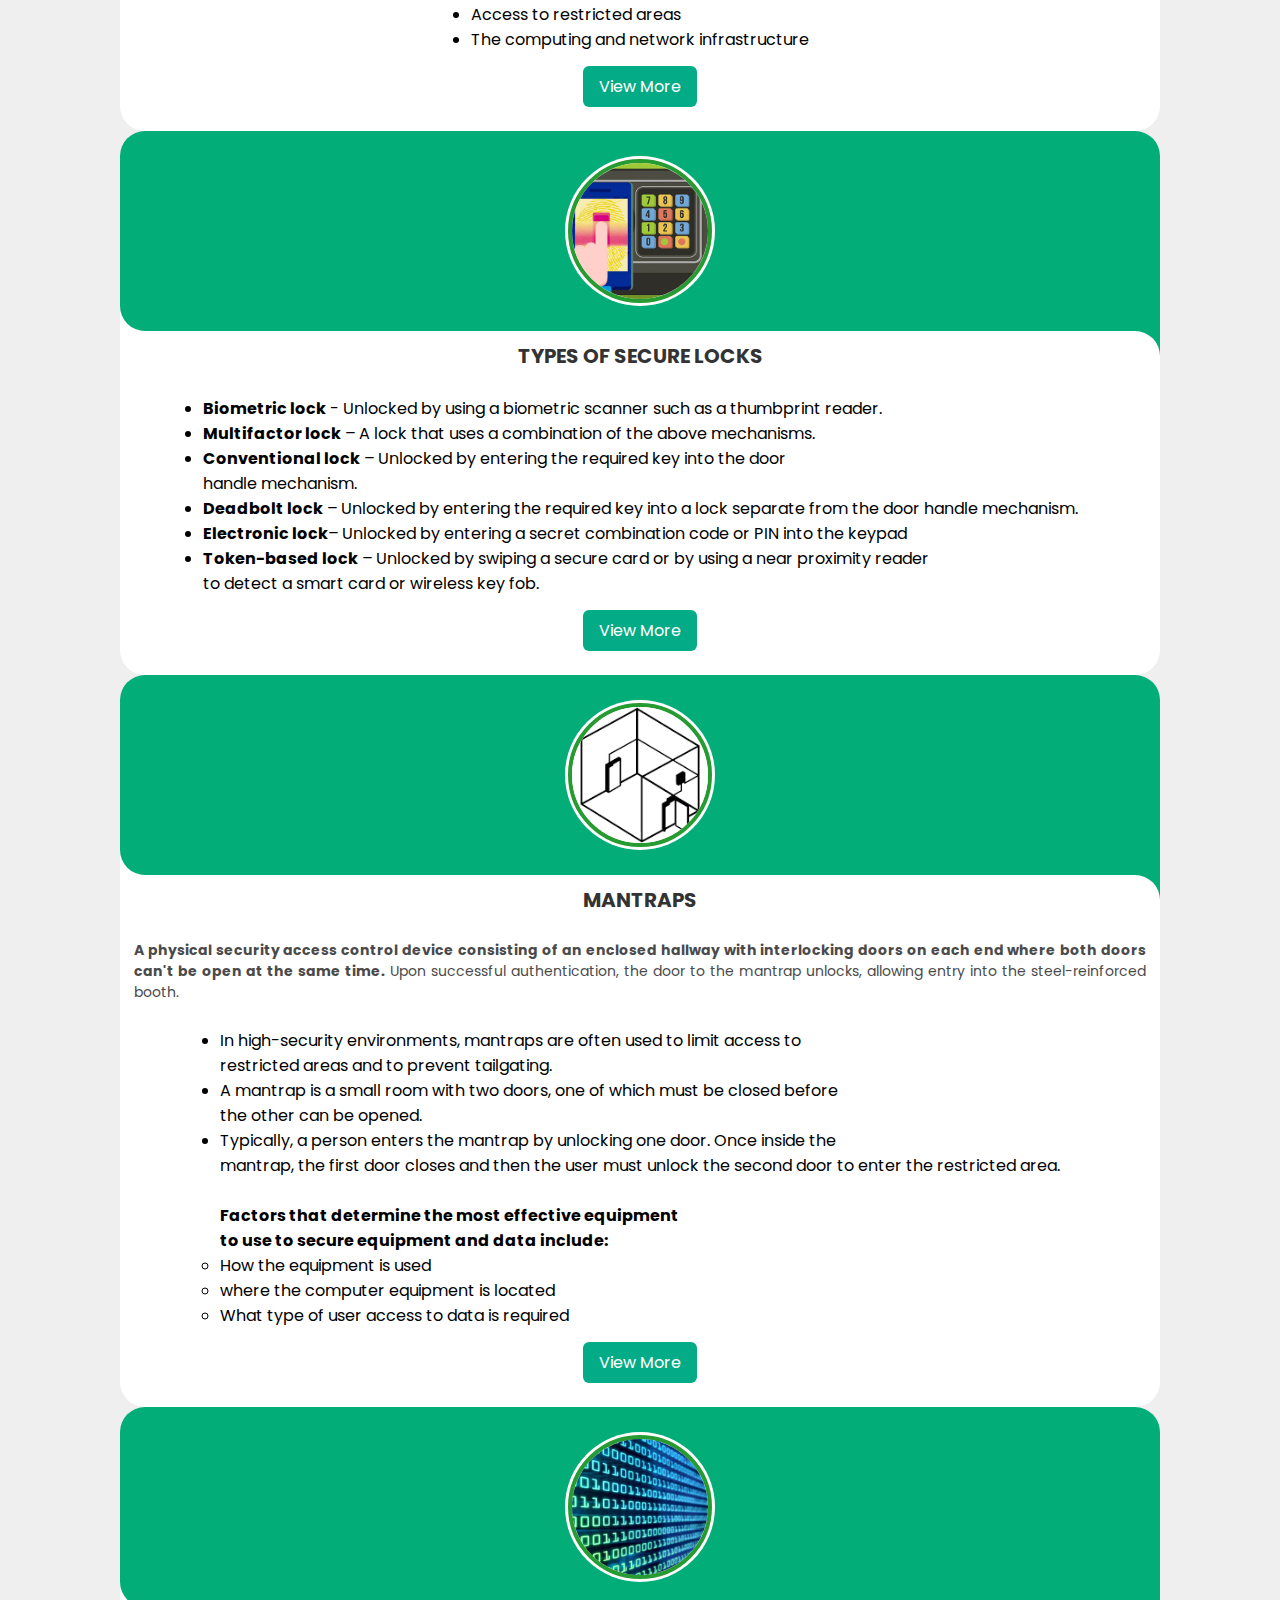
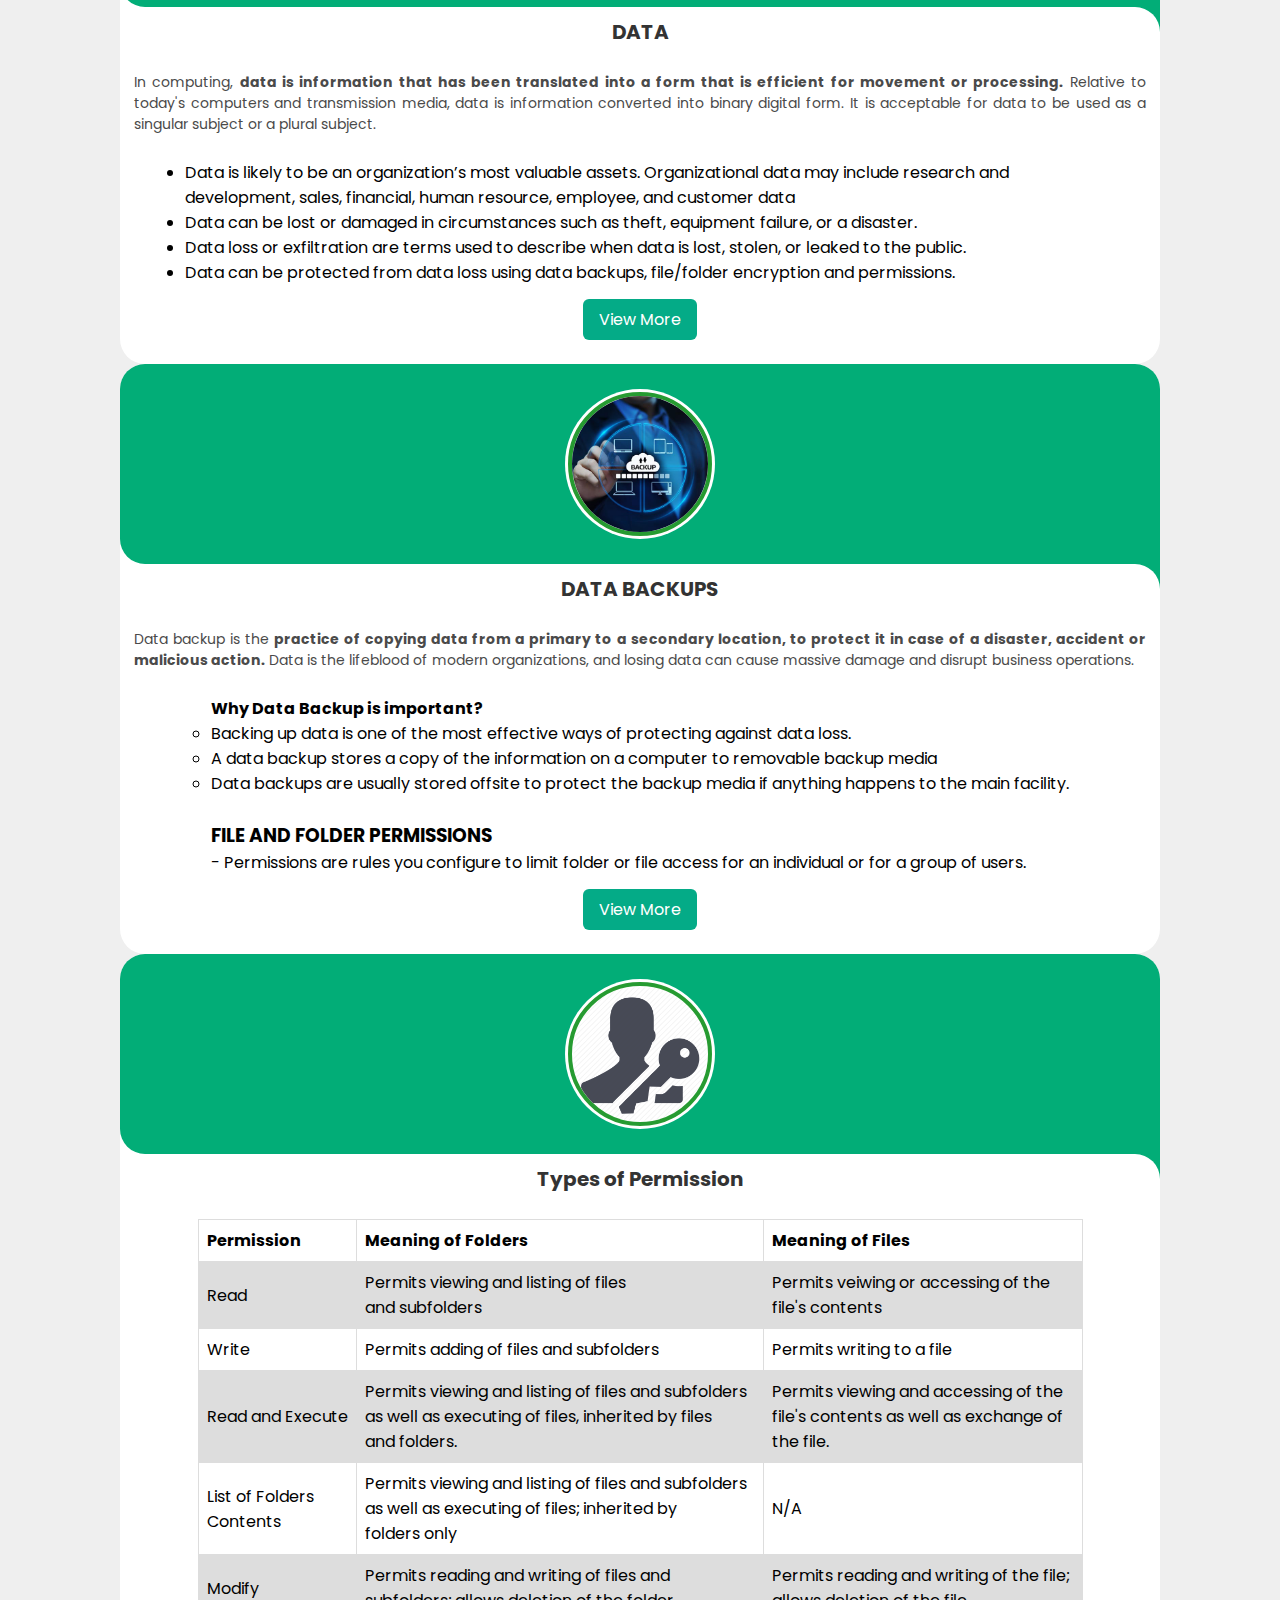
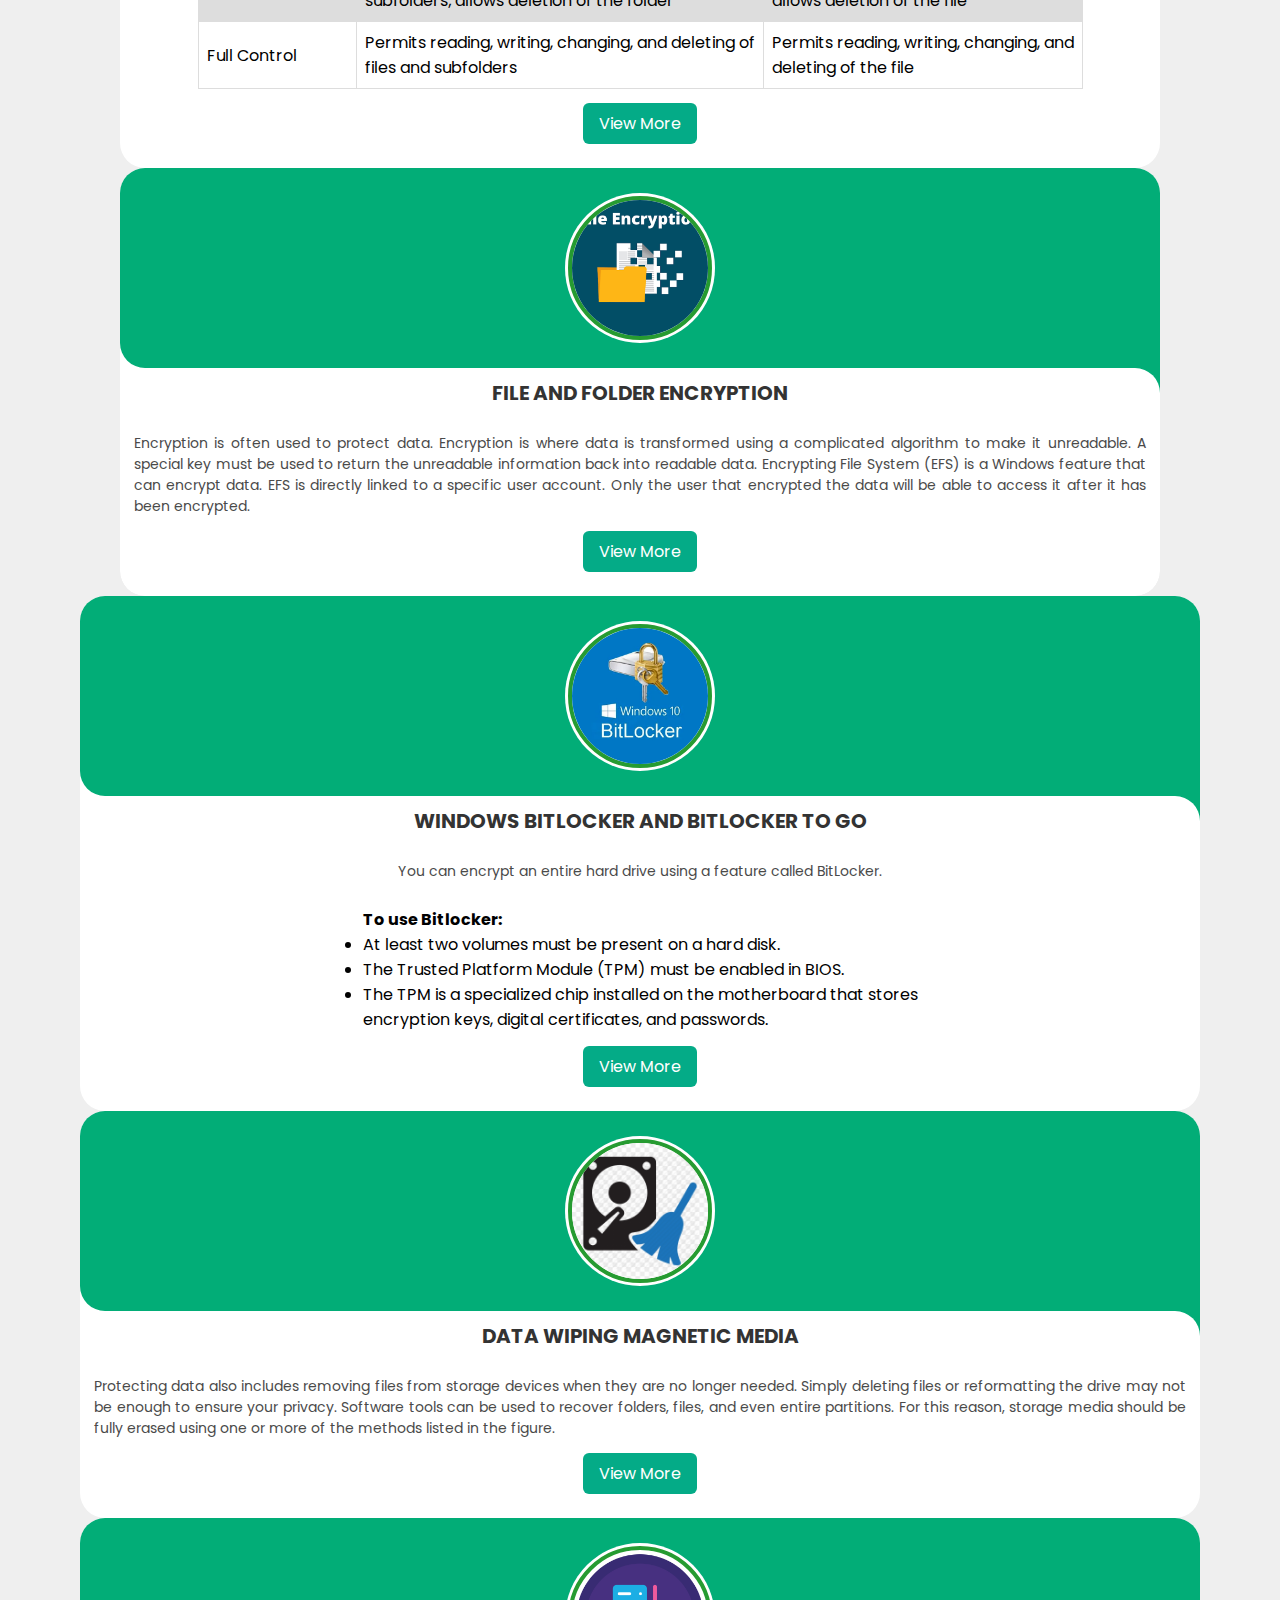
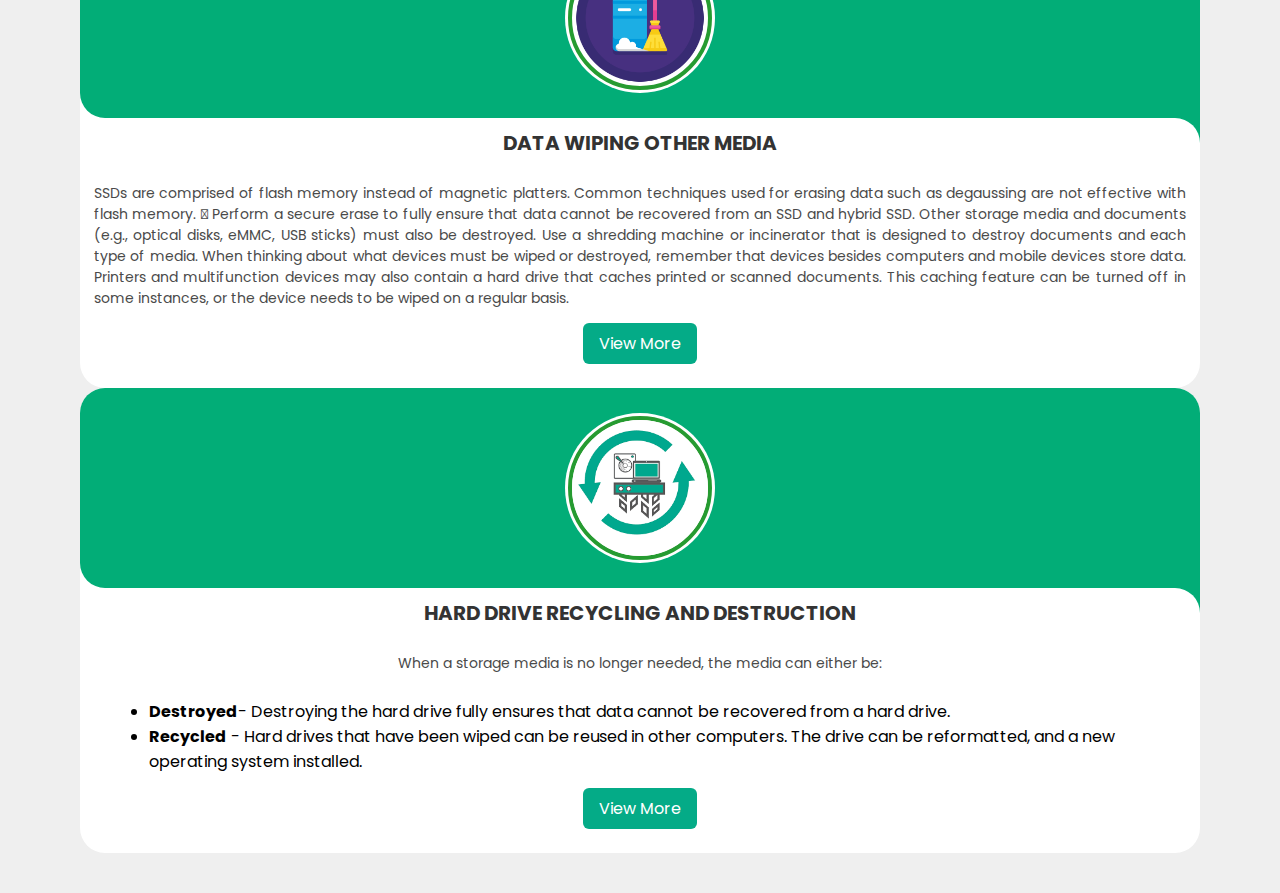
<file: ASSETS/Security Procedures/index.html>
<!DOCTYPE html>
    <html lang="en">
    <head>
        <meta charset="UTF-8">
        <meta http-equiv="X-UA-Compatible" content="IE=edge">
        <meta name="viewport" content="width=device-width, initial-scale=1.0">
        <title>Security Procedures</title>
        <link rel="stylesheet" href="css/style.css">
                                        
    </head>
    <body>
        <div class="slide-container swiper">
            <div class="slide-content">
                <div class="card-wrapper swiper-wrapper">
                    <div class="card swiper-slide">
                        <div class="image-content">
                            <span class="overlay"></span>

                            <div class="card-image">
                                <img src="images/profile1.jpeg" alt="" class="card-img">
                            </div>
                        </div>

                        <div class="card-content">
                            <h2 class="name">SECURITY POLICIES</h2><br>

                            <ul>
                                <li> a set of security objectives that ensure the security of a network, the data,
                                    and the computer in an organization</li>
                                <li> a constantly evolving document based on changes in technology, business, and employee requirements</li>
                                <li> usually created by a committee with members consisting of management and IT staff.</li>
                                <li> it is up to the IT staff to implement security policy specifications in the network</li>
                                
                            </ul>
                            
                            <a class="button" href="https://www.algosec.com/resources/security-policy/#:~:text=A%20network%20security%20policy%20delineates,implemented%20throughout%20the%20network%20architecture." 
                            target="_blank">View More</a>
                        </div>
                    </div>

                    <div class="card swiper-slide">
                        <div class="image-content">
                            <span class="overlay"></span>

                            <div class="card-image">
                                <img src="images/profile2.png" alt="" class="card-img">
                            </div>
                        </div>

                        <div class="card-content">
                            <h2 class="name">Importance of SECURITY POLICIES</h2><br>
                            <p class="description"> An information security policy <b>provides clear direction on procedure in the event of a security breach or
                                disaster</b>. A robust policy standardizes processes and rules to help organizations protect against threats to data
                                confidentiality, integrity, and availability.</p>
                                <br>
                                <ul>
                                <h4>Security Policies Identifies:</h4>

                                <ul>
   
                                    <li>Which assets require protection?</li>
    
                                    <li>What are the possible threats?</li>
   
                                    <li>What to do in the event of a security breach?</li>
    
                                    <li>What training will be in place to educate the end users?</li>

                                </ul>
                                <br>

                                <h4>Types of Security Policy:</h4>

                                <ul>
    
                                    <li>Identification and Authentication Policies</li>
    
                                    <li>Password Policies </li>
    
                                    <li>Acceptable Use Policies </li>
    
                                    <li>Remote Access Policies </li>
    
                                    <li>Network Maintenance Policies </li>
    
                                    <li>Incident Handling Policies </li>

                                </ul>
                            </ul>
                            
                            <a class="button" href="https://www.techtarget.com/searchsecurity/definition/security-policy#:~:text=Why%20are%20security%20policies%20important,all%20threats%20to%20those%20assets." target="_blank">View More</a>
                        </div>
                    </div>

                    <div class="card swiper-slide">
                        <div class="image-content">
                            <span class="overlay"></span>

                            <div class="card-image">
                                <img src="images/profile3.png" alt="" class="card-img">
                            </div>
                        </div>

                        <div class="card-content">
                            <h2 class="name">What is PHYSICAL SECURITY?</h2><br>
                            <p class="description">  Physical security is the <b> protection of personnel, hardware, software, networks and data
                                from physical actions</b> and events that could cause serious loss or damage to an enterprise, agency or institution<br>
                            </p><br>

                             <ul class="subtop">
                                <h4>Physical security involves securing:</h4>

                                <li>Access to an organization’s premise</li>
                                <li>Access to restricted areas</li>
                                <li>The computing and network infrastructure</li>

                               
                             </ul>   

                            <a class="button" href="https://www.techtarget.com/searchsecurity/definition/physical-security" target="_blank">View More</a>
                        </div>
                    </div>
                    <div class="card swiper-slide">
                        <div class="image-content">
                            <span class="overlay"></span>

                            <div class="card-image">
                                <img src="images/profile4.jpg" alt="" class="card-img">
                            </div>
                        </div>

                        <div class="card-content">
                            <h2 class="name">TYPES OF SECURE LOCKS</h2><br>
                            <ul>
                                <li><b>Biometric lock</b> - Unlocked by using a biometric scanner such as a thumbprint reader.</li>
                                <li><b>Multifactor lock</b> – A lock that uses a combination of the above mechanisms.</li>
                                <li><b>Conventional lock</b> – Unlocked by entering the required key into the door <br>handle mechanism.</li>
                                <li><b>Deadbolt lock</b> – Unlocked by entering the required key into a lock separate from the door handle
                                    mechanism.</li>
                                <li><b>Electronic lock</b>– Unlocked by entering a secret combination code or PIN into the keypad</li>
                                <li><b>Token-based lock</b> – Unlocked by swiping a secure card or by using a near proximity reader <br>to
                                    detect a smart card or wireless key fob.</li>
                            </ul>                           
                            <a class="button" href="https://www.grainger.com/know-how/equipment-information/kh-types-of-door-locks#:~:text=There%20are%20plenty%20of%20other,smart%20locks%20and%20keypad%20locks." target="_blank">View More</a>
                        </div>
                    </div>
                    <div class="card swiper-slide">
                        <div class="image-content">
                            <span class="overlay"></span>

                            <div class="card-image">
                                <img src="images/profile5.jpg" alt="" class="card-img">
                            </div>
                        </div>

                        <div class="card-content">
                            <h2 class="name">MANTRAPS</h2><br>
                            <p class="description">  <b>A physical security access control device consisting of an enclosed hallway with
                                interlocking doors on each end where both doors can't be open at the same time.</b>
                                Upon successful authentication, the door to the mantrap unlocks, allowing entry into the steel-reinforced booth.
                                </span><br>
                            </p><br>
                            <ul class="subtop">
                                
                                <li>In high-security environments, mantraps are often
                                    used to limit access to <br>restricted areas and to
                                    prevent tailgating.</li>
                                <li> A mantrap is a small room with two doors, one of
                                    which must be closed before <br>the other can be
                                    opened.</li>
                                <li>Typically, a person enters the mantrap by
                                    unlocking one door. Once inside the <br>mantrap,
                                    the first door closes and then the user must
                                    unlock the second door to enter the restricted
                                    area.</li>
                                    
                             
                            <br> 
                            <h4>Factors that determine the most effective equipment <br>to use to secure equipment and data
                                include:</h4>
                                <ul>
                                <li>How the equipment is used</li>
                                <li>where the computer equipment is located</li>
                                <li>What type of user access to data is required</li>
                            </ul>
                        </ul> 
                            <a class="button" href="https://www.getkisi.com/guides/mantrap" target="_blank">View More</a>
                        </div>
                    </div>
                    <div class="card swiper-slide">
                        <div class="image-content">
                            <span class="overlay"></span>

                            <div class="card-image">
                                <img src="images/profile6.png" alt="" class="card-img">
                            </div>
                        </div>

                        <div class="card-content">
                            <h2 class="name">DATA</h2><br>
                            <p class="description">   In computing, <b>data is information that has been translated into a form that is efficient for movement or processing.</b>
                                Relative to today's computers and transmission media,
                                data is information converted into binary digital form. It is acceptable for
                                data to be used as a singular subject or a plural subject.</p>
                                <br>
                                <ul class="subtop">
                                    <li>Data is likely to be an organization’s most valuable
                                        assets. Organizational data may include research
                                        and development, sales, financial, human resource,
                                        employee, and customer data</li>
                                    <li>Data can be lost or damaged in circumstances such
                                        as theft, equipment failure, or a disaster.</li>
                                    <li>Data loss or exfiltration are terms used to describe
                                        when data is lost, stolen, or leaked to the public. </li>
                                    <li>Data can be protected from data loss using data
                                        backups, file/folder encryption and permissions.
                                    </li>
                                </ul>

                            <a class="button" href="https://www.ibm.com/ph-en/topics/data-security" target="_blank">View More</a>
                        </div>
                    </div>
                    <div class="card swiper-slide">
                        <div class="image-content">
                            <span class="overlay"></span>

                            <div class="card-image">
                                <img src="images/profile7.jpg" alt="" class="card-img">
                            </div>
                        </div>

                        <div class="card-content">
                            <h2 class="name">DATA BACKUPS</h2><br>
                            <p class="description">Data backup is the <b>practice of copying data from a primary to a secondary location,
                                to protect it in case of a disaster, accident or malicious action.</b>
                               Data is the lifeblood of modern organizations, and losing data can cause
                            massive damage and disrupt business operations.</p><br>

                        <ul class="subtop">
                            <h4>Why Data Backup is important?</h4>
<ul>
    <li>Backing up data is one of the most effective ways of protecting against data loss.</li>
    <li>A data backup stores a copy of the information on a computer to removable backup media </li>
    <li>Data backups are usually stored offsite to protect the backup media if anything happens to the
        main facility.</li>
        <br>
</ul>
<h3>FILE AND FOLDER PERMISSIONS</h3>
<p> - Permissions are rules you
    configure to limit folder or file
    access for an individual or for a
    group of users.</p>
                        </ul>

                            <a class="button" href="https://cloudian.com/guides/data-backup/data-backup-in-depth/#:~:text=Data%20backup%20is%20the%20practice,damage%20and%20disrupt%20business%20operations." target="_blank">View More</a>
                        </div>
                    </div>
                    <div class="card swiper-slide">
                        <div class="image-content">
                            <span class="overlay"></span>

                            <div class="card-image">
                                <img src="images/profile8.jpg" alt="" class="card-img">
                            </div>
                        </div>

                        <div class="card-content">
                            
                            <h2 class="name">Types of Permission</h2><br>
                        
                            <ul class="subtop">
                                <table>
                                  
                                
                                    </colgroup>
                                    <tr>
                                        <th>Permission</th>
                                        <th>Meaning of Folders</th>
                                        <th>Meaning of Files</th>
                                    </tr>
                                    <tr>
                                        <td>Read</td>
                                        <td>Permits viewing and listing of files <div>and subfolders</div></td>
                                        <td>Permits veiwing or accessing of the <div>
                                            file's contents
                                        </div></td>
                                    </tr>
                                    <tr>
                                        <td>Write</td>
                                        <td>Permits adding of files and subfolders</td>
                                        <td>Permits writing to a file </td>
                                    </tr>
                                    <tr>
                                        <td>Read and Execute</td>
                                        <td>Permits viewing and listing of files and subfolders<div>
                                            </div>as well as executing of files, inherited by files <div>
                                            and folders.
                                        </div>
                                      </td>
                                        <td>Permits viewing and accessing of the <div>
                                            file's contents as well as exchange of</div> <div>
                                            the file.
                                        </div></td>
                                    </tr>
                                    <tr>
                                        <td>List of Folders <div>Contents</div></td>
                                        <td>Permits viewing and listing of files and subfolders<div>
                                            as well as executing of files; inherited by
                                        </div><div>folders only </div></td>
                                        <td>N/A</td>
                                    </tr>
                                    <tr>
                                        <td>Modify</td>
                                        <td>Permits reading and writing of files and <div>subfolders; allows
                                        deletion of the folder</div></td>
                                        <td>Permits reading and writing of the file; <div>
                                            allows deletion of the file
                                        </div></td>
                                    </tr>
                                    <tr>
                                        <td>Full Control </td>
                                        <td>Permits reading, writing, changing, and deleting of <div>
                                            files and subfolders
                                        </div></td>
                                        <td>Permits reading, writing, changing, and <div>
                                            deleting of the file
                                        </div></td>
                                    </tr>
                                
                                </table>

                            </ul>

                            <a class="button" href="https://www.imperva.com/learn/data-security/role-based-access-control-rbac/" target="_blank">View More</a>
                        </div>
                    </div>
                    <div class="card swiper-slide">
                        <div class="image-content">
                            <span class="overlay"></span>

                            <div class="card-image">
                                <img src="images/profile9.png" alt="https://www.sciencedirect.com/topics/computer-science/signature-file#:~:text=Updating,clean%2C%20and%20remove%20detected%20threats." class="card-img">
                            </div>
                        </div>

                        <div class="card-content">
                            <h2 class="name">FILE AND FOLDER ENCRYPTION</h2><br>
                            
                            <p class="description">  Encryption is often used to protect data. 
                                Encryption is where data is transformed using a 
                                complicated algorithm to make it unreadable. 
                                A special key must be used to return the 
                                unreadable information back into readable 
                                data. 
                                Encrypting File System (EFS) is a Windows feature 
                                that can encrypt data. 
                                EFS is directly linked to a specific user account.
                                Only the user that encrypted the data will be 
                                able to access it after it has been encrypted.</p>
                                

                            <a class="button" href="https://support.microsoft.com/en-us/windows/how-to-encrypt-a-file-1131805c-47b8-2e3e-a705-807e13c10da7#:~:text=Right-click%20(or%20press%20and,Apply%2C%20and%20then%20select%20OK." target="_blank">View More</a>
                        </div>
                    </div>
                </div>
            </div>


            <div class="card swiper-slide">
                <div class="image-content">
                    <span class="overlay"></span>

            <div class="card-image">
                <img src="images/profile10.png" alt="" class="card-img">
            </div>
        </div>

        <div class="card-content">
            <h2 class="name">WINDOWS BITLOCKER AND BITLOCKER TO GO</h2><br>
            <p class="description">  You can encrypt an entire hard drive using a feature 
                called BitLocker.</p> 
            <br>
            
            <ul class="subtop">
                
                <span>To use Bitlocker:</span>
    
                 <li>At least two volumes must be present on a hard
                     disk.</li>
                <li>The Trusted Platform Module (TPM) must be
                     enabled in BIOS.</li>
                <li>The TPM is a specialized chip installed on the
                     motherboard that stores <br>encryption keys,
                    digital certificates, and passwords.</li>
            </ul>


            <a class="button" href="https://learn.microsoft.com/en-us/windows/security/information-protection/bitlocker/bitlocker-to-go-faq" target="_blank">View More</a>
        </div>
    </div>

    <div class="card swiper-slide">
        <div class="image-content">
            <span class="overlay"></span>

            <div class="card-image">
                <img src="images/profile11.jpg" alt="" class="card-img">
            </div>
        </div>

        <div class="card-content">
            <h2 class="name">DATA WIPING MAGNETIC MEDIA</h2><br>
            <p class="description">Protecting data also includes removing files 
                from storage devices when they are no longer 
                needed. 
                Simply deleting files or reformatting the drive 
                may not be enough to ensure your privacy. 
                Software tools can be used to recover folders, 
                files, and even entire partitions. 
                For this reason, storage media should be 
                fully erased using one or more of the 
                methods listed in the figure.</p>

       
            <a class="button" href="https://www.pro-device.com/en/magnetic-and-flash-media-how-to-remove-data-from-them/" target="_blank">View More</a>
        </div>
    </div>
    <div class="card swiper-slide">
        <div class="image-content">
            <span class="overlay"></span>

            <div class="card-image">
                <img src="images/profile12.png" alt="" class="card-img">
            </div>
        </div>

        <div class="card-content">
            <h2 class="name">DATA WIPING OTHER MEDIA</h2><br>
            <p class="description">   SSDs are comprised of flash memory instead of magnetic platters. 
                Common techniques used for erasing data such as degaussing are not effective with flash 
                memory. 
                 Perform a secure erase to fully ensure that data cannot be recovered from an SSD and hybrid 
                SSD. 
                Other storage media and documents (e.g., optical disks, eMMC, USB sticks) must also be 
                destroyed. 
                Use a shredding machine or incinerator that is designed to destroy documents and each type of 
                media.
                When thinking about what devices must be wiped or destroyed, remember that devices besides 
                computers and mobile devices store data. 
                Printers and multifunction devices may also contain a hard drive that caches printed or 
                scanned documents. This caching feature can be turned off in some instances, or the device 
                needs to be wiped on a regular basis. </p>

            

            <a class="button" href="https://www.pcmag.com/how-to/how-to-wipe-your-hard-drive" target="_blank">View More</a>
        </div>
    </div>
    <div class="card swiper-slide">
        <div class="image-content">
            <span class="overlay"></span>

            <div class="card-image">
                <img src="images/profile13.jpg" alt="" class="card-img">
            </div>
        </div>

        <div class="card-content">
            <h2 class="name">HARD DRIVE RECYCLING AND DESTRUCTION</h2><br>
            <p class="description"> When a storage media is no longer
                needed, the media can either be: </p>
                <br>

                <ul class="subtop">                
                    <li><b>Destroyed</b>- Destroying the hard drive fully ensures that data cannot be
                        recovered from a hard drive.</li>
                    <li><b>Recycled</b> - Hard drives that have been wiped can be reused in other
                        computers. The drive can be reformatted, and a new operating
                        system installed.
                    </li>
                </ul>

            <a class="button" href="https://www.conceptmanagement.co.uk/services/data-security/hard-drive-recycling" target="_blank">View More</a>
        </div>
    </div>
    

        
    </body>
</html>
</file>
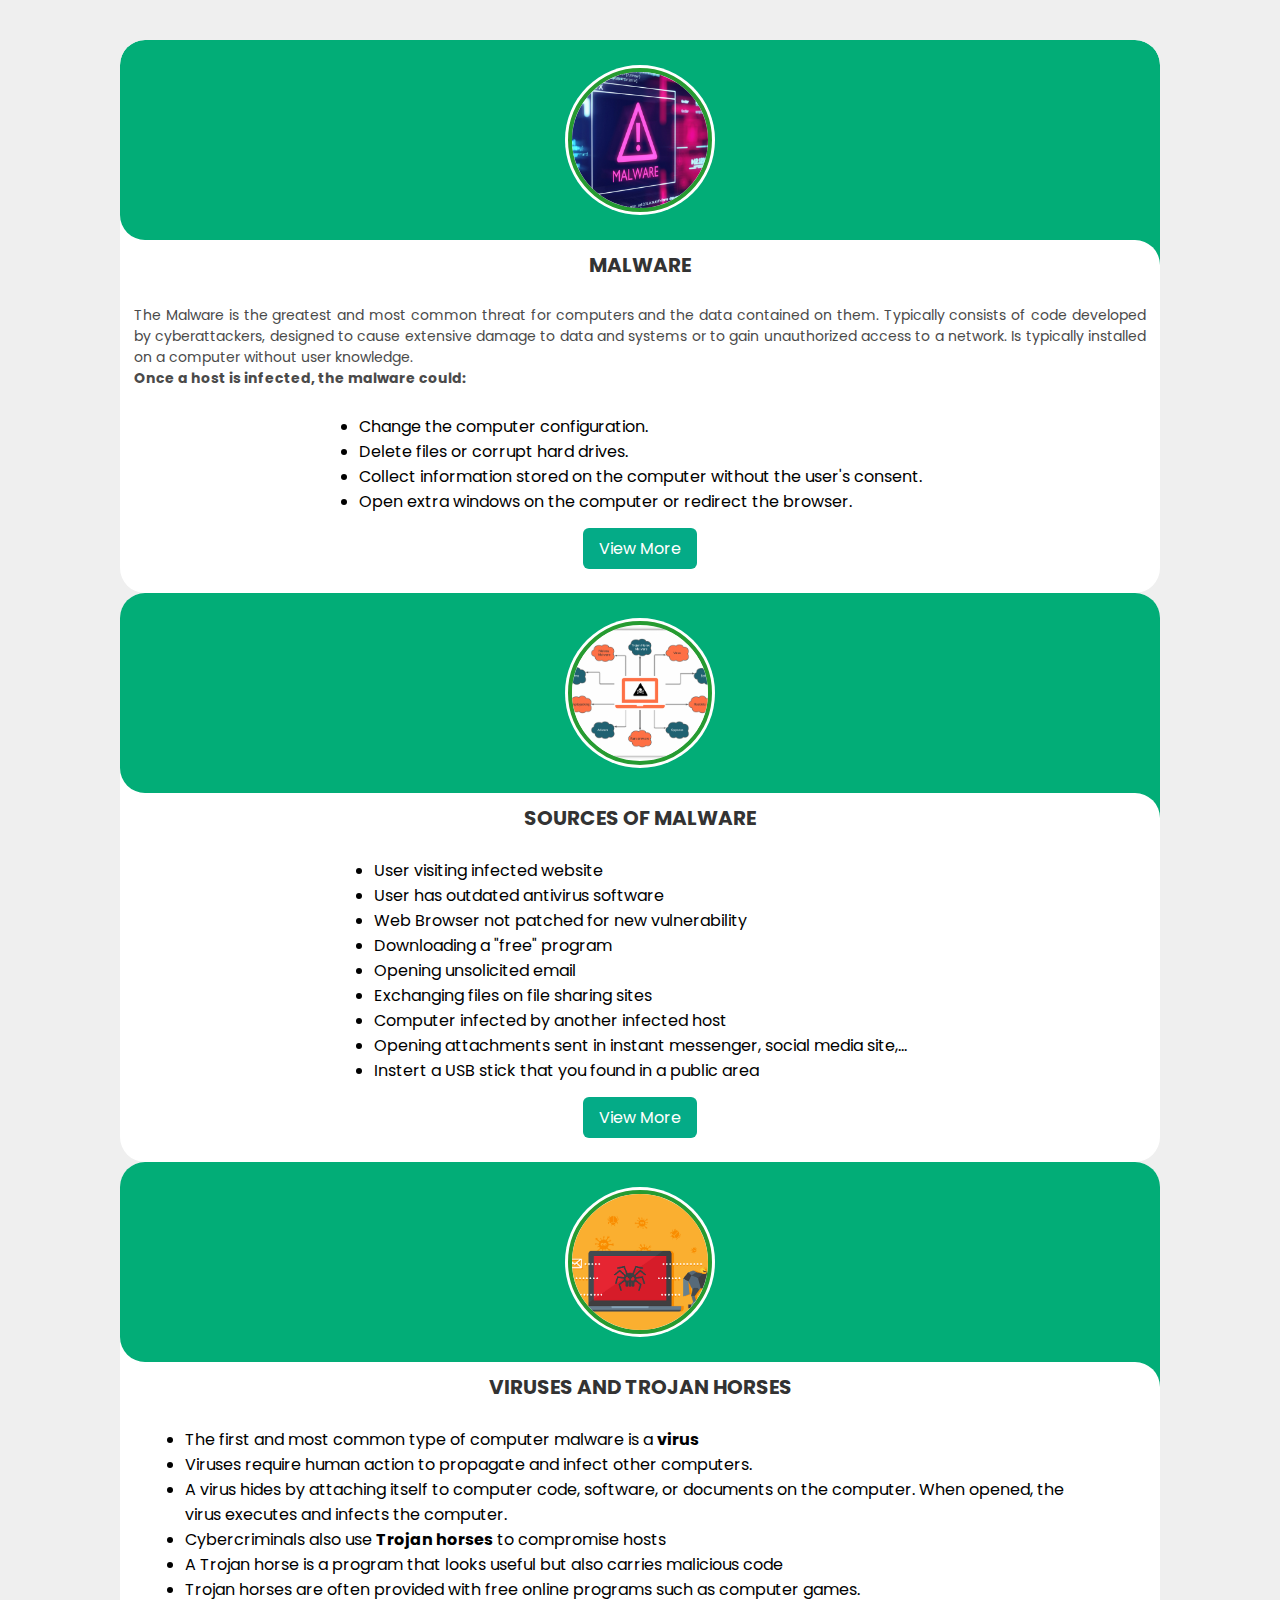
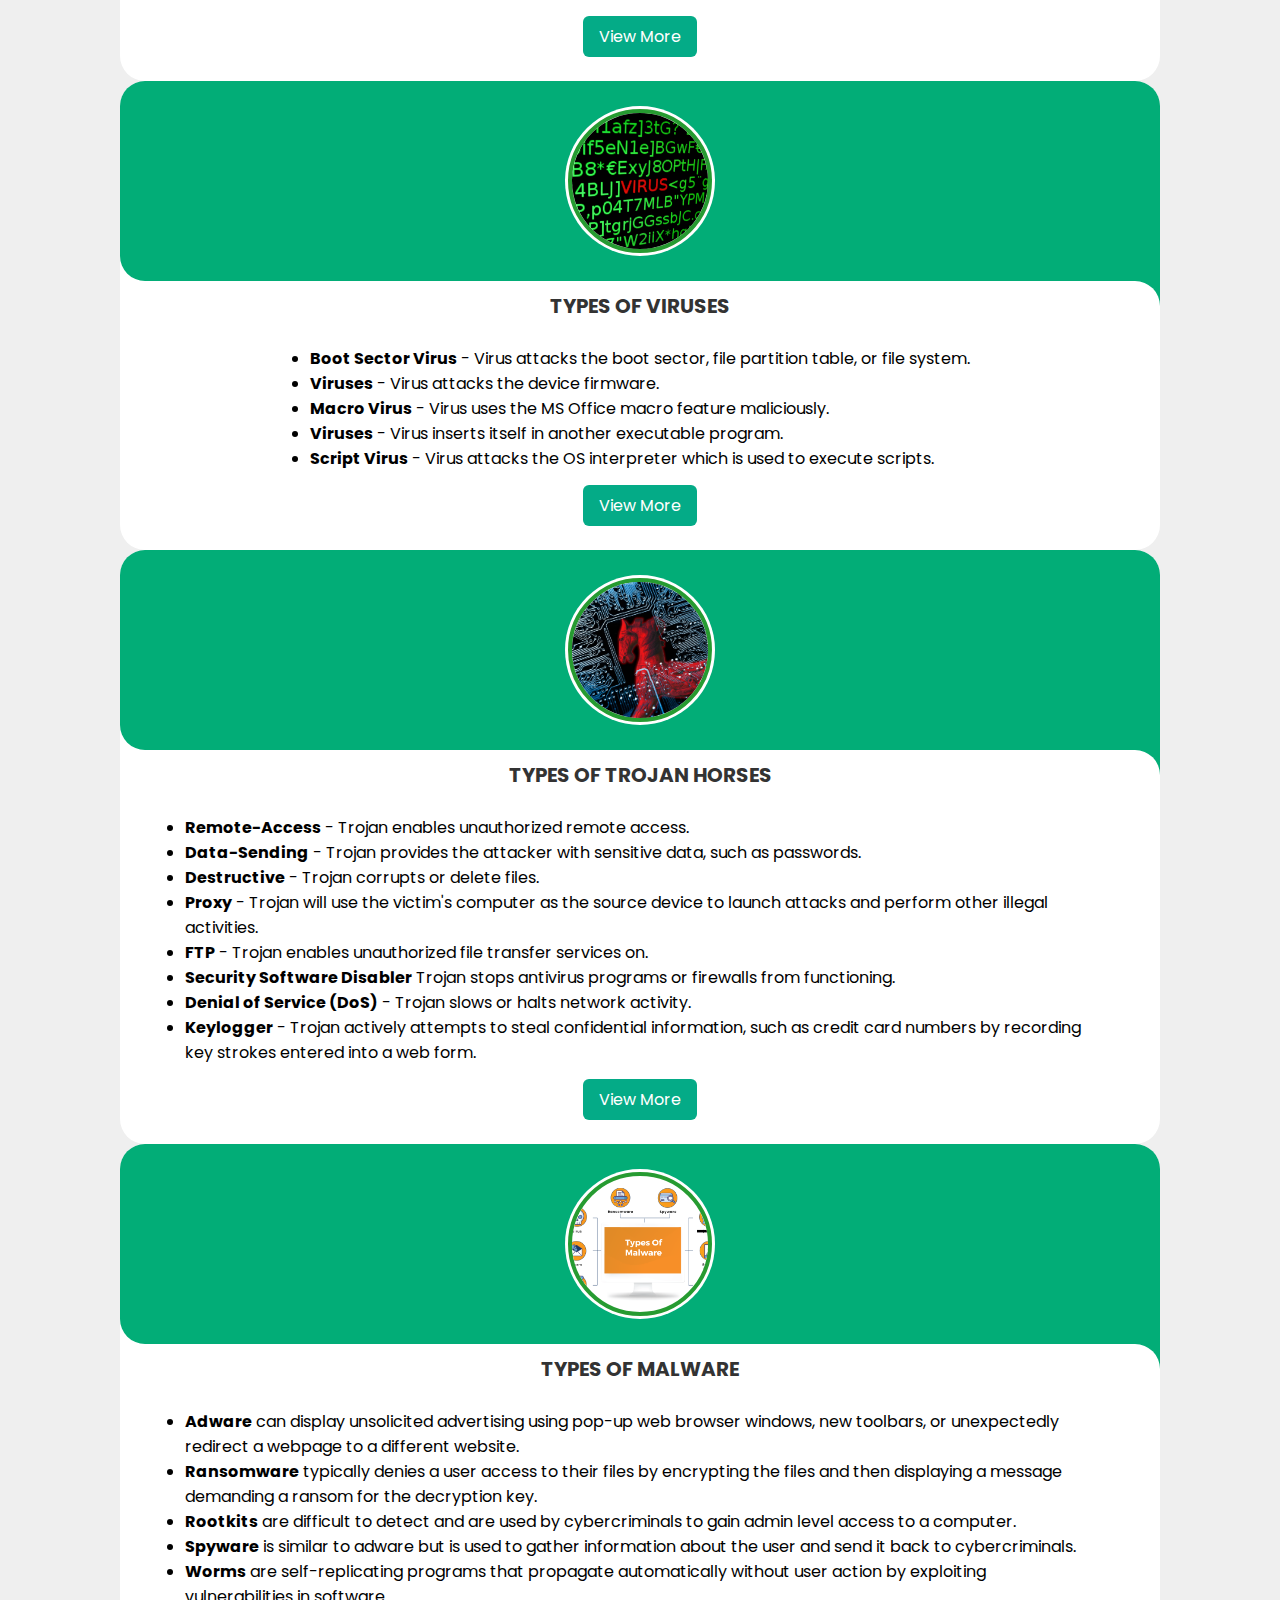
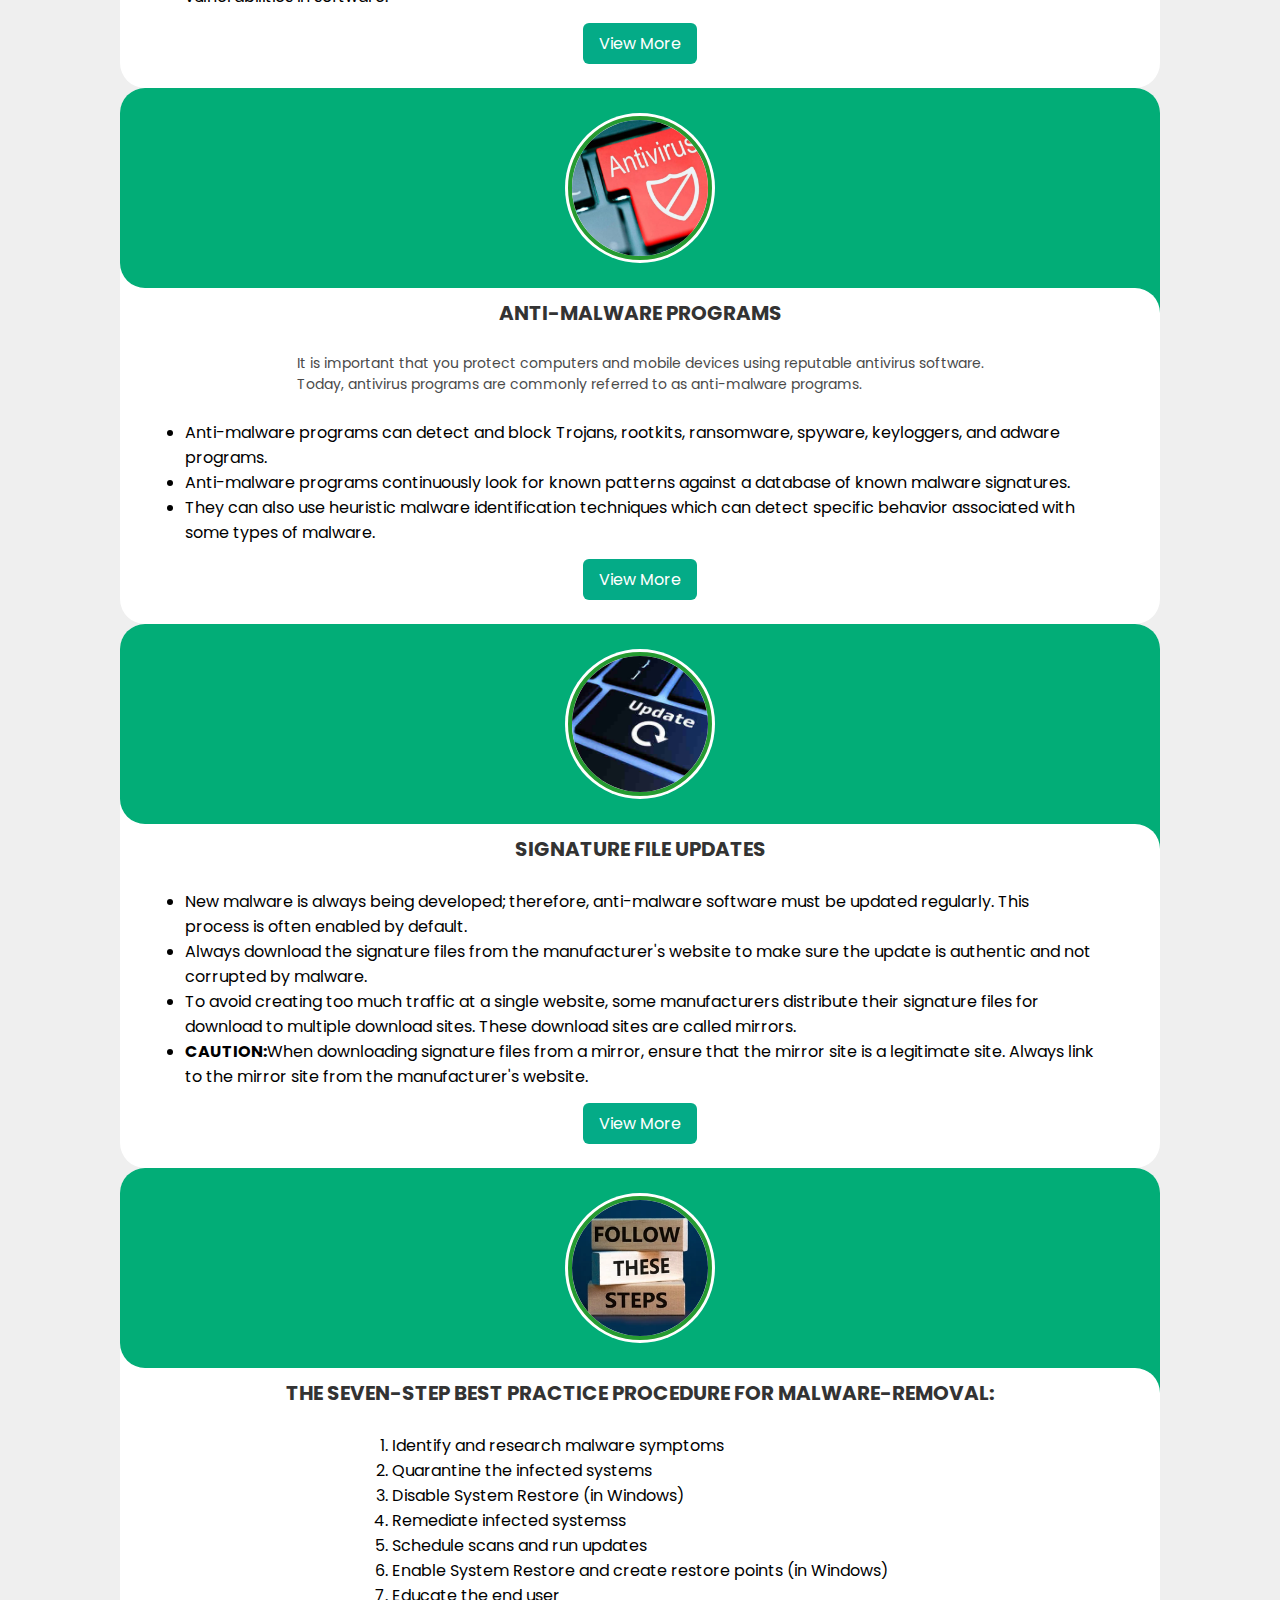
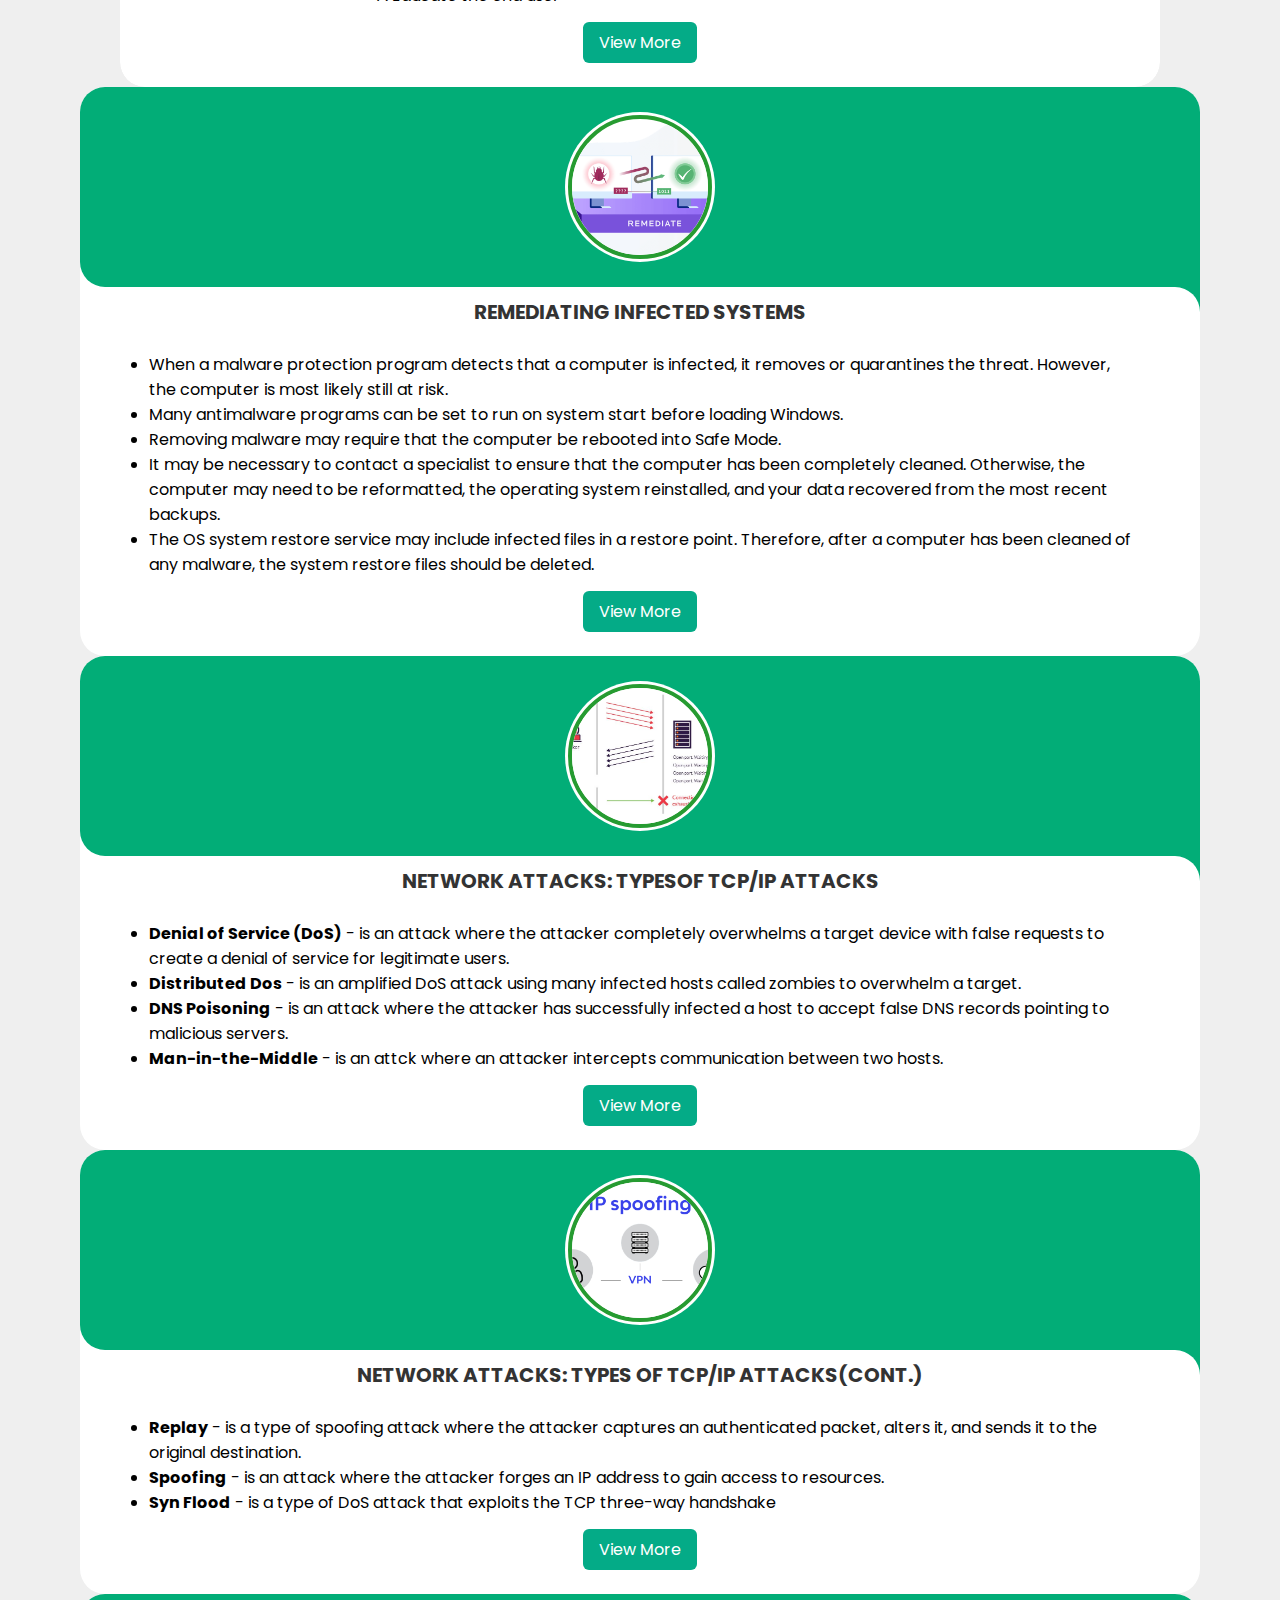
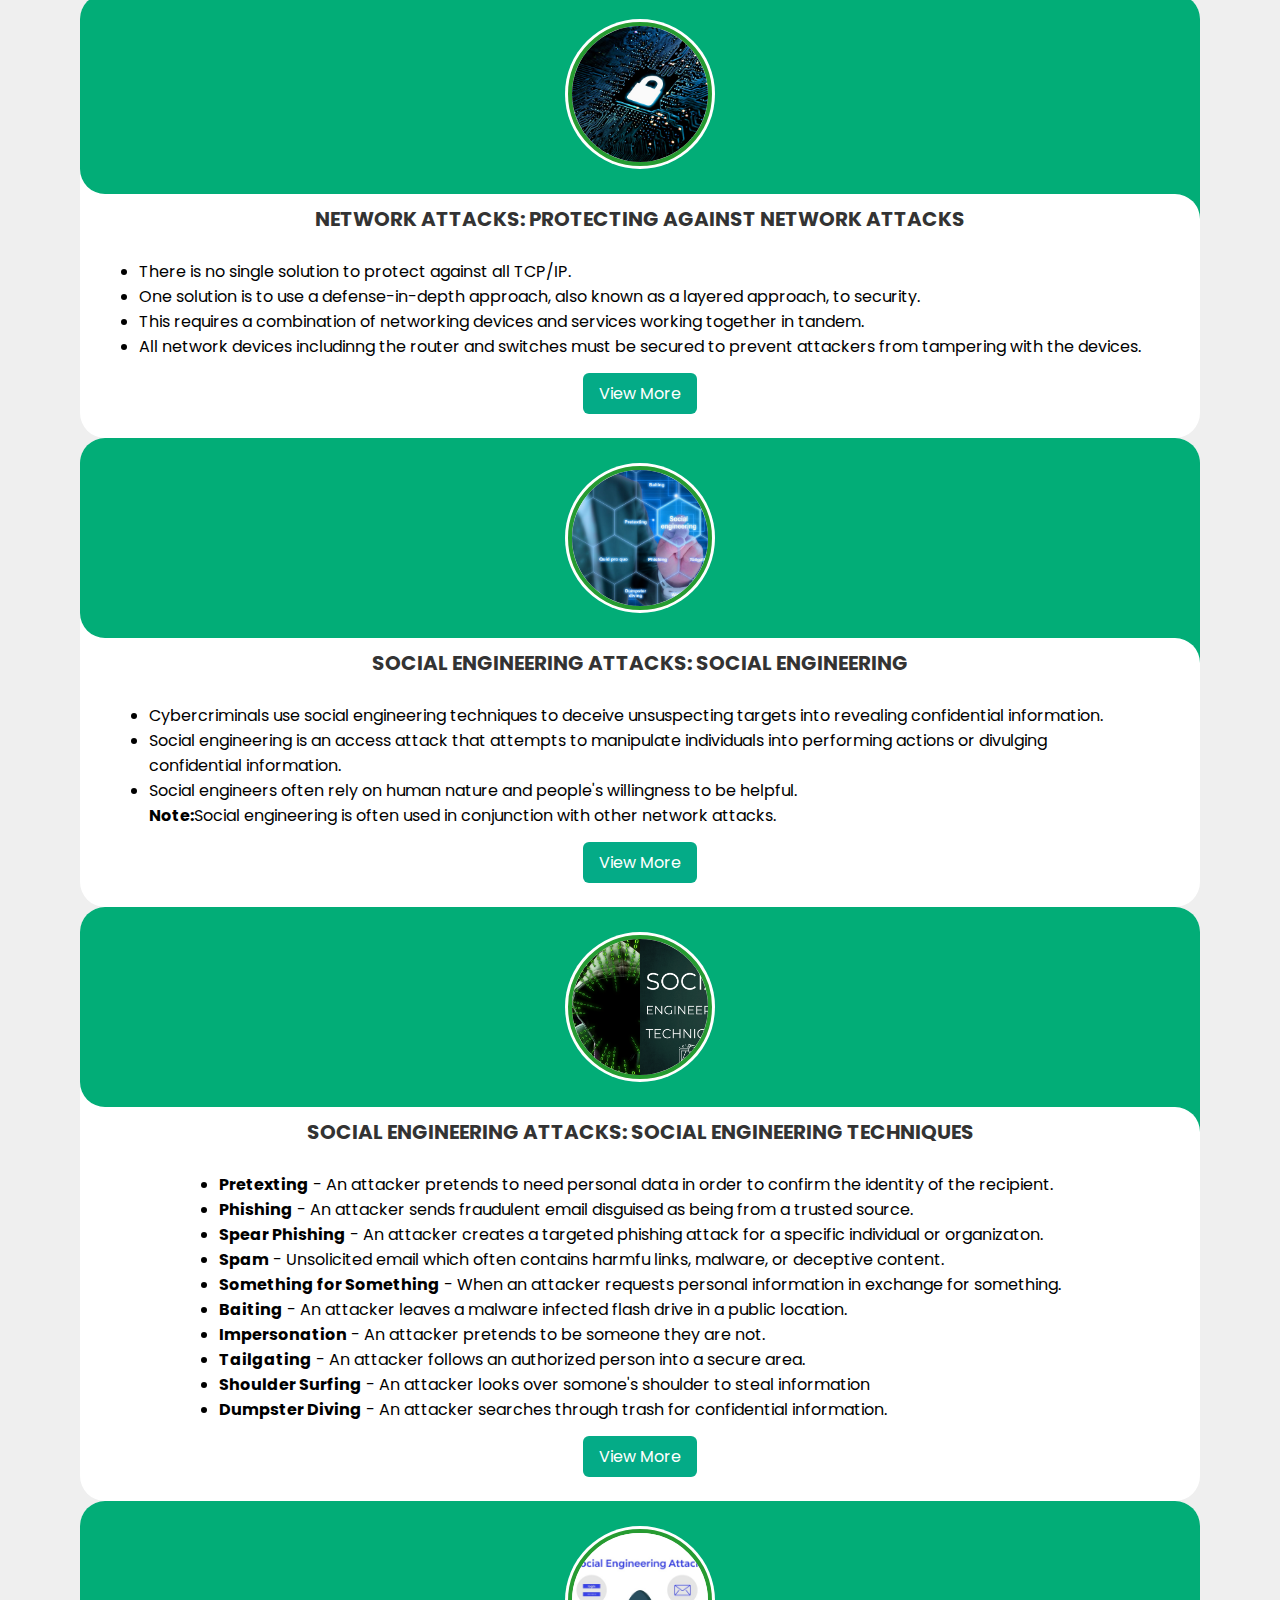
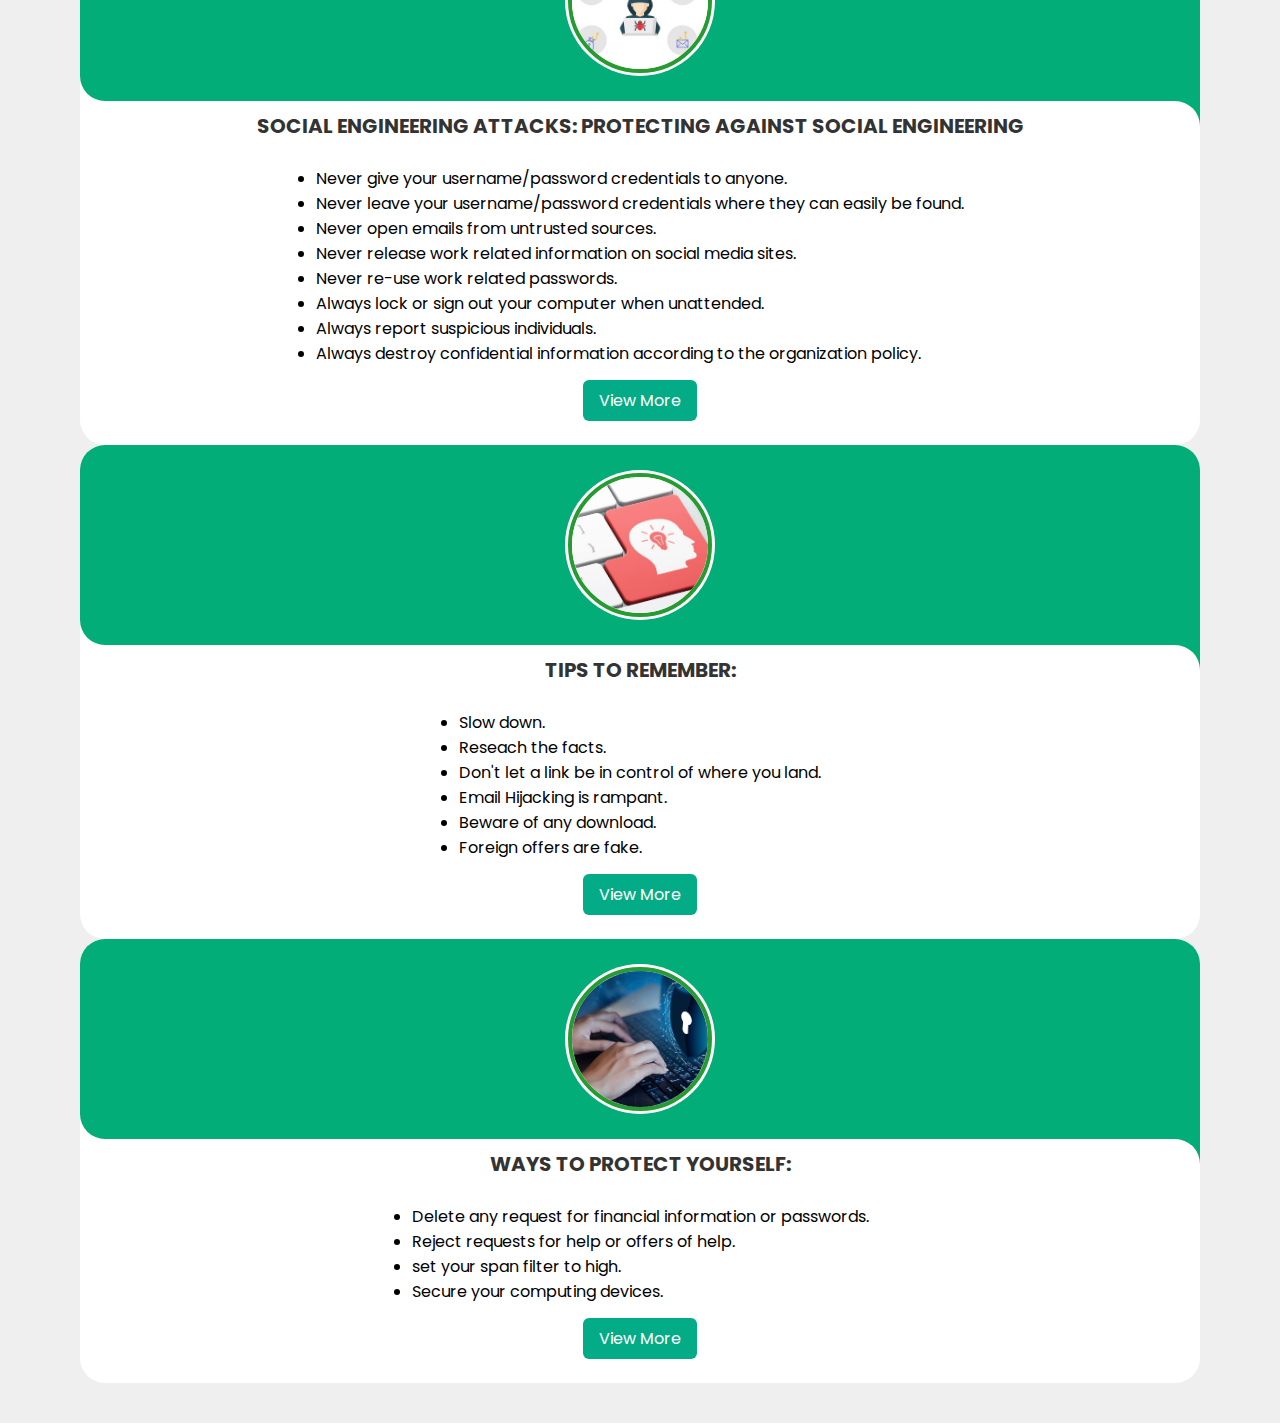
<file: ASSETS/Security Threats/index.html>
<!DOCTYPE html>
    <html lang="en">
    <head>
        <meta charset="UTF-8">
        <meta http-equiv="X-UA-Compatible" content="IE=edge">
        <meta name="viewport" content="width=device-width, initial-scale=1.0">
        <title>Security Threats</title>
        <link rel="stylesheet" href="css/style.css">
                                        
    </head>
    <body>
        <div class="slide-container swiper">
            <div class="slide-content">
                <div class="card-wrapper swiper-wrapper">
                    <div class="card swiper-slide">
                        <div class="image-content">
                            <span class="overlay"></span>

                            <div class="card-image">
                                <img src="images/profile1.jpeg" alt="" class="card-img">
                            </div>
                        </div>

                        <div class="card-content">
                            <h2 class="name">MALWARE</h2><br>
                            <p class="description">The Malware is the greatest and most common threat for computers and the data contained on them.
                                Typically consists of code developed by cyberattackers, designed to cause extensive damage 
                                to data and systems or to gain unauthorized access to a network. Is typically installed on a computer without user knowledge. <br><span>Once a host is infected, the 
                                malware could:</span><br>
                            </p><br>

                            <ul>
                                <li>Change the computer configuration.</li>
                                <li>Delete files or corrupt hard drives.</li>
                                <li>Collect information stored on the computer without the user's consent.</li>
                                <li>Open extra windows on the computer or redirect the browser.</li>
                            </ul>
                            
                            <a class="button" href="https://www.cisco.com/c/en/us/products/security/advanced-malware-protection/what-is-malware.html#:~:text=Malware%2C%20short%20for%20%E2%80%9Cmalicious%20software,spyware%2C%20adware%2C%20and%20ransomware." 
                            target="_blank">View More</a>
                        </div>
                    </div>

                    <div class="card swiper-slide">
                        <div class="image-content">
                            <span class="overlay"></span>

                            <div class="card-image">
                                <img src="images/profile2.png" alt="" class="card-img">
                            </div>
                        </div>

                        <div class="card-content">
                            <h2 class="name">SOURCES OF MALWARE</h2><br>
                            
                            <ul>
                                <li>User visiting infected website</li>
                                <li>User has outdated antivirus software</li>
                                <li>Web Browser not patched for new vulnerability</li>
                                <li>Downloading a "free" program </li>
                                <li>Opening unsolicited email</li>
                                <li>Exchanging files on file sharing sites</li>
                                <li>Computer infected by another infected host </li>
                                <li>Opening attachments sent in instant messenger, social media site,...</li>
                                <li>Instert a USB stick that you found in a public area</li>
                                
                            </ul>
                            <a class="button" href="https://www.geeksforgeeks.org/what-are-different-sources-of-malware/" target="_blank">View More</a>
                        </div>
                    </div>
                    <div class="card swiper-slide">
                        <div class="image-content">
                            <span class="overlay"></span>

                            <div class="card-image">
                                <img src="images/profile3.png" alt="" class="card-img">
                            </div>
                        </div>

                        <div class="card-content">
                            <h2 class="name">VIRUSES AND TROJAN HORSES</h2><br>

                             <ul class="subtop">
                                <li>The first and most common type of computer malware is a <span>virus</span></li>
                                <li>Viruses require human action to propagate and infect other computers.</li>
                                <li>A virus hides by attaching itself to computer code, software, or documents on the computer.
                                    When opened, the virus executes and infects the computer. </li>
                                <li>Cybercriminals also use <span> Trojan horses</span>  to compromise hosts</li>
                                <li>A Trojan horse is a program that looks useful but also carries malicious code</li>
                                <li>Trojan horses are often provided with free online programs such as computer games.</li>
                             </ul>   

                            <a class="button" href="https://www.geeksforgeeks.org/difference-between-virus-and-trojan-horse/" target="_blank">View More</a>
                        </div>
                    </div>
                    <div class="card swiper-slide">
                        <div class="image-content">
                            <span class="overlay"></span>

                            <div class="card-image">
                                <img src="images/profile4.jpg" alt="" class="card-img">
                            </div>
                        </div>

                        <div class="card-content">
                            <h2 class="name">TYPES OF VIRUSES</h2><br>
                            <ul>
                                <li><span>Boot Sector Virus</span> - Virus attacks the boot sector, file partition table, or file system.</li>
                                <li><span>Viruses</span> - Virus attacks the device firmware.</li>
                                <li><span>Macro Virus</span> - Virus uses the MS Office macro feature maliciously.</li>
                                <li><span>Viruses</span> - Virus inserts itself in another executable program.</li>
                                <li><span>Script Virus</span> - Virus attacks the OS interpreter which is used to execute scripts.</li>
                             </ul>   
                            <a class="button" href="https://www.proofpoint.com/us/threat-reference/computer-virus" target="_blank">View More</a>
                        </div>
                    </div>
                    <div class="card swiper-slide">
                        <div class="image-content">
                            <span class="overlay"></span>

                            <div class="card-image">
                                <img src="images/profile5.jpg" alt="" class="card-img">
                            </div>
                        </div>

                        <div class="card-content">
                            <h2 class="name">TYPES OF TROJAN HORSES</h2><br>
                            <ul class="subtop">
                                <li><span>Remote-Access</span> - Trojan enables unauthorized remote access.</li>
                                <li><span>Data-Sending</span> - Trojan provides the attacker with sensitive data, such as passwords.</li>
                                <li><span>Destructive</span> - Trojan corrupts or delete files.</li>
                                <li><span>Proxy</span> - Trojan will use the victim's computer as the source device to launch attacks and perform other illegal activities.</li>
                                <li><span>FTP</span> - Trojan enables unauthorized file transfer services on.</li>
                                <li><span>Security Software Disabler</span> Trojan stops antivirus programs or firewalls from functioning.</li>
                                <li><span>Denial of Service (DoS)</span> - Trojan slows or halts network activity.</li>
                                <li><span>Keylogger</span> - Trojan actively attempts to steal confidential information, such as credit card numbers
                                    by recording key strokes entered into a web form.</li>
                            </ul>  
                            <a class="button" href="https://www.csoonline.com/article/3602790/17-types-of-trojans-and-how-to-defend-against-them.html" target="_blank">View More</a>
                        </div>
                    </div>
                    <div class="card swiper-slide">
                        <div class="image-content">
                            <span class="overlay"></span>

                            <div class="card-image">
                                <img src="images/profile6.png" alt="" class="card-img">
                            </div>
                        </div>

                        <div class="card-content">
                            <h2 class="name">TYPES OF MALWARE</h2><br>
                            <ul class="subtop">
                                <li><span>Adware</span> can display unsolicited advertising using pop-up web browser windows, new toolbars, or
                                    unexpectedly redirect a webpage to a different website.
                                    </li>
                                <li><span>Ransomware</span> typically denies a user access to their files by encrypting the files and then displaying
                                    a message demanding a ransom for the decryption key.
                                    </li>
                                <li><span>Rootkits</span> are difficult to detect and are used by cybercriminals to gain admin level access to a
                                    computer.</li>
                                <li><span>Spyware</span> is similar to adware but is used to gather information about the user and send it back to
                                    cybercriminals.</li>
                                <li><span>Worms</span> are self-replicating programs that propagate automatically without user action by exploiting
                                    vulnerabilities in software.</li>
                            </ul>

                            <a class="button" href="https://comtact.co.uk/what-are-the-different-types-of-malware/" target="_blank">View More</a>
                        </div>
                    </div>
                    <div class="card swiper-slide">
                        <div class="image-content">
                            <span class="overlay"></span>

                            <div class="card-image">
                                <img src="images/profile7.jpg" alt="" class="card-img">
                            </div>
                        </div>

                        <div class="card-content">
                            <h2 class="name">ANTI-MALWARE PROGRAMS</h2><br>
                            <p class="description">It is important that you protect computers and mobile 
                                devices using reputable antivirus software.<br>Today, antivirus programs are commonly referred to as 
                                anti-malware programs.</p><br>

                        <ul class="subtop">
                            <li>Anti-malware programs can detect and block Trojans, rootkits, ransomware, spyware, keyloggers, and adware programs. </li>
                            <li>Anti-malware programs continuously look for known patterns against a database of known malware signatures.</li>
                            <li>They can also use heuristic malware identification techniques which can detect specific behavior associated with some types of malware.</li>
                        </ul>

                            <a class="button" href="https://www.techtarget.com/searchsecurity/definition/antimalware" target="_blank">View More</a>
                        </div>
                    </div>
                    <div class="card swiper-slide">
                        <div class="image-content">
                            <span class="overlay"></span>

                            <div class="card-image">
                                <img src="images/profile8.jpg" alt="" class="card-img">
                            </div>
                        </div>

                        <div class="card-content">
                            
                            <h2 class="name">SIGNATURE FILE UPDATES</h2><br>
                        
                            <ul class="subtop">
                               <li>New malware is always being developed; therefore, anti-malware software must be updated regularly. This process is often enabled by default. </li> 
                               <li>Always download the signature files from the manufacturer's website to make sure the update is
                                authentic and not corrupted by malware.</li> 
                               <li>To avoid creating too much traffic at a single website, some manufacturers distribute their
                                signature files for download to multiple download sites. These download sites are called
                                mirrors.</li> 
                               <li><span>CAUTION:</span>When downloading signature files from a mirror, ensure that the mirror site is a
                                legitimate site. Always link to the mirror site from the manufacturer's website.</li>  

                            </ul>

                            <a class="button" href="http://cisnet.mywccc.org/IT%20Essentials%205/course/module10/10.2.3.3/10.2.3.3.html" target="_blank">View More</a>
                        </div>
                    </div>
                    <div class="card swiper-slide">
                        <div class="image-content">
                            <span class="overlay"></span>

                            <div class="card-image">
                                <img src="images/profile9.png" alt="https://www.sciencedirect.com/topics/computer-science/signature-file#:~:text=Updating,clean%2C%20and%20remove%20detected%20threats." class="card-img">
                            </div>
                        </div>

                        <div class="card-content">
                            <h2 class="name">THE SEVEN-STEP BEST PRACTICE PROCEDURE FOR MALWARE-REMOVAL:</h2><br>
                            <ol>
                                <li>Identify and research malware symptoms</li>
                                <li>Quarantine the infected systems</li>
                                <li>Disable System Restore (in Windows)</li>
                                <li>Remediate infected systemss</li>
                                <li>Schedule scans and run updates</li>
                                <li>Enable System Restore and create restore points (in Windows)</li>
                                <li> Educate the end user</li>
                            </ol>

                            <a class="button" href="https://venturebeat.com/security/malware-and-best-practices-for-malware-removal/" target="_blank">View More</a>
                        </div>
                    </div>
                </div>
            </div>


            <div class="card swiper-slide">
                <div class="image-content">
                    <span class="overlay"></span>

            <div class="card-image">
                <img src="images/profile10.png" alt="" class="card-img">
            </div>
        </div>

        <div class="card-content">
            <h2 class="name">REMEDIATING INFECTED SYSTEMS</h2><br>
            
            <ul class="subtop">
                <li>When a malware protection program detects that a computer is infected, it removes or quarantines the threat. However, the computer is most likely still at risk. </li>
                <li>Many antimalware programs can be set to run on system start before loading Windows. </li>
                <li>Removing malware may require that the computer be rebooted into Safe Mode. </li>
                <li>It may be necessary to contact a specialist to ensure that the computer has been completely cleaned. Otherwise, the computer may need to be
                    reformatted, the operating system reinstalled, and your data recovered from the most recent backups.</li>
                <li>The OS system restore service may include infected files in a restore point. Therefore, after a computer has been cleaned of any malware, the system
                    restore files should be deleted.</li>
            </ul>    

            <a class="button" href="https://study.com/academy/lesson/computer-virus-remediation-process-resources.html" target="_blank">View More</a>
        </div>
    </div>

    <div class="card swiper-slide">
        <div class="image-content">
            <span class="overlay"></span>

            <div class="card-image">
                <img src="images/profile11.jpg" alt="" class="card-img">
            </div>
        </div>

        <div class="card-content">
            <h2 class="name">NETWORK ATTACKS: TYPESOF TCP/IP ATTACKS</h2><br>

        <ul class="subtop">
            <li><span>Denial of Service (DoS)</span> - is an attack where the attacker completely overwhelms a 
                target device with false requests to create a denial of service for legitimate users.</li>
            <li><span>Distributed Dos</span> - is an amplified DoS attack using many infected hosts called zombies to overwhelm a target.</li>
            <li><span>DNS Poisoning</span> - is an attack where the attacker has successfully infected a host to accept false DNS records pointing to malicious servers.</li>
            <li><span>Man-in-the-Middle</span> - is an attck where an attacker intercepts communication between two hosts.</li>    
        </ul>
            <a class="button" href="https://www.sdxcentral.com/resources/glossary/transmission-control-protocol-tcp/" target="_blank">View More</a>
        </div>
    </div>
    <div class="card swiper-slide">
        <div class="image-content">
            <span class="overlay"></span>

            <div class="card-image">
                <img src="images/profile12.png" alt="" class="card-img">
            </div>
        </div>

        <div class="card-content">
            <h2 class="name">NETWORK ATTACKS: TYPES OF TCP/IP ATTACKS(CONT.)</h2><br>
            <ul class="subtop">
                <li><span>Replay</span> - is a type of spoofing attack where the attacker captures an authenticated packet, alters it,
                    and sends it to the original destination.</li>
                <li><span>Spoofing</span> - is an attack where the attacker forges an IP address to gain access to resources.
                </li>
                <li><span>Syn Flood</span> - is a type of DoS attack that exploits the TCP three-way handshake</li>
            </ul>

            <a class="button" href="https://www.sdxcentral.com/resources/glossary/transmission-control-protocol-tcp/" target="_blank">View More</a>
        </div>
    </div>
    <div class="card swiper-slide">
        <div class="image-content">
            <span class="overlay"></span>

            <div class="card-image">
                <img src="images/profile13.jpg" alt="" class="card-img">
            </div>
        </div>

        <div class="card-content">
            <h2 class="name">NETWORK ATTACKS: PROTECTING AGAINST NETWORK ATTACKS</h2><br>
            <ul>
                <li>There is no single solution to protect against all TCP/IP.</li>
                <li>One solution is to use a defense-in-depth approach, also known as a layered approach, to security.</li>
                <li>This requires a combination of networking devices and services working together in tandem.</li>
                <li>All network devices includinng the router and switches must be secured to prevent attackers from tampering with the devices.</li>
            </ul>

            <a class="button" href="https://www.cisecurity.org/insights/spotlight/cybersecurity-spotlight-defense-in-depth-did#:~:text=What%20it%20is%3A,network%20and%20the%20data%20within." target="_blank">View More</a>
        </div>
    </div>
    <div class="card swiper-slide">
        <div class="image-content">
            <span class="overlay"></span>

            <div class="card-image">
                <img src="images/profile14.jpg" alt="" class="card-img">
            </div>
        </div>

        <div class="card-content">
            <h2 class="name">SOCIAL ENGINEERING ATTACKS: SOCIAL ENGINEERING</h2><br>

            <ul class="subtop">
            <li>Cybercriminals use social engineering techniques to deceive unsuspecting targets into revealing confidential information.</li>
            <li>Social engineering is an access attack that attempts to manipulate individuals into performing actions or divulging confidential information.</li>
            <li>Social engineers often rely on human nature and people's willingness to be helpful.</li>
            <p><span>Note:</span>Social engineering is often used in conjunction with other network attacks.</p>
            </ul>

            <a class="button" href="https://www.imperva.com/learn/application-security/social-engineering-attack/" target="_blank">View More</a>
        </div>
    </div>
    <div class="card swiper-slide">
        <div class="image-content">
            <span class="overlay"></span>

            <div class="card-image">
                <img src="images/profile15.png" alt="" class="card-img">
            </div>
        </div>

        <div class="card-content">
            <h2 class="name">SOCIAL ENGINEERING ATTACKS: SOCIAL ENGINEERING TECHNIQUES</h2><br>
            
            <ul>
                <li><span>Pretexting</span> - An attacker pretends to need personal data in order to confirm the identity of the recipient.</li>
                <li><span>Phishing</span> - An attacker sends fraudulent email disguised as being from a trusted source.</li>
                <li><span>Spear Phishing</span> - An attacker creates a targeted phishing attack for a specific individual or organizaton.</li>
                <li><span>Spam</span> - Unsolicited email which often contains harmfu links, malware, or deceptive content.</li>
                <li><span>Something for Something</span> - When an attacker requests personal information in exchange for something.</li>
                <li><span>Baiting</span> - An attacker leaves a malware infected flash drive in a public location.</li>
                <li><span>Impersonation</span> - An attacker pretends to be someone they are not.</li>
                <li><span>Tailgating</span> - An attacker follows an authorized person into a secure area.</li>
                <li><span>Shoulder Surfing</span> - An attacker looks over somone's shoulder to steal information</li>
                <li><span>Dumpster Diving</span> - An attacker searches through trash for confidential information.</li>
            </ul>

            <a class="button" href="https://www.avast.com/c-social-engineering" target="_blank">View More</a>
        </div>
    </div>
    <div class="card swiper-slide">
        <div class="image-content">
            <span class="overlay"></span>

            <div class="card-image">
                <img src="images/profile16.jpg" alt="" class="card-img">
            </div>
        </div>

        <div class="card-content">
            <h2 class="name">SOCIAL ENGINEERING ATTACKS: PROTECTING AGAINST SOCIAL ENGINEERING</h2><br>
            <ul>
                <li>Never give your username/password credentials to anyone.</li>
                <li>Never leave your username/password credentials where they can easily be found.</li>
                <li>Never open emails from untrusted sources.</li>
                <li>Never release work related information on social media sites.</li>
                <li>Never re-use work related passwords.</li>
                <li>Always lock or sign out your computer when unattended.</li>
                <li>Always report suspicious individuals.</li>
                <li>Always destroy confidential information according to the organization policy.</li>
            </ul>

            <a class="button" href="https://www.kaspersky.com/resource-center/threats/how-to-avoid-social-engineering-attacks" target="_blank">View More</a>
        </div>
    </div>
    <div class="card swiper-slide">
        <div class="image-content">
            <span class="overlay"></span>

            <div class="card-image">
                <img src="images/profile17.jpg" alt="" class="card-img">
            </div>
        </div>

        <div class="card-content">
            <h2 class="name">TIPS TO REMEMBER:</h2><br>

            <ul>
                <li>Slow down.</li>
                <li>Reseach the facts.</li>
                <li>Don't let a link be in control of where you land.</li>
                <li>Email Hijacking is rampant.</li>
                <li>Beware of any download.</li>
                <li>Foreign offers are fake.</li>
            </ul>

            <a class="button" href="https://cipher.com/blog/10-personal-cyber-security-tips-cyberaware/" target="_blank">View More</a>
        </div>
    </div>
    <div class="card swiper-slide">
        <div class="image-content">
            <span class="overlay"></span>

            <div class="card-image">
                <img src="images/profile18.jpg" alt="" class="card-img">
            </div>
        </div>

        <div class="card-content">
            <h2 class="name">WAYS TO PROTECT YOURSELF:</h2><br>
            
            <ul>
                <li>Delete any request for financial information or passwords.</li>
                <li>Reject requests for help or offers of help.</li>
                <li>set your span filter to high.</li>
                <li>Secure your computing devices.</li>
            </ul>

            <a class="button" href="https://benheine.com/15-tips-to-protect-yourself-from-cyber-attacks/" target="_blank">View More</a>
            </div>
        </div>
    </div>
</div>
        </div>
        
    </body>
</html>
</file>
<file: ASSETS/Securing Windows Workstations/css/style.css>
@import url('https://fonts.googleapis.com/css2?family=Poppins:wght@300;400;500;600&display=swap');

*{
  margin: 0;
  padding: 0;
  box-sizing: border-box;
  font-family: 'Poppins', sans-serif;
}

a{
  text-decoration: none;
}

a:hover{
  text-decoration: underline;
  color:rgb(16, 105, 99);
}

a:visited{
  color:rgb(255, 101, 101);
}

.justified{
  text-align: justify;
}

body{
  min-height: 100vh;
  display: flex;
  align-items: center;
  justify-content: center;
  background-color: #EFEFEF;
}

span{
  font-weight: bold;
}

.slide-container{
  max-width: 1120px;
  width: 100%;
  padding: 40px 0;
}

.slide-content{
  margin: 0 40px;
  overflow: hidden;
  border-radius: 25px;
}

.card{
  border-radius: 25px;
  background-color: #FFF;
}

.image-content,
.card-content{
  display: flex;
  flex-direction: column;
  align-items: center;
  padding: 10px 14px;
}

.image-content{
  position: relative;
  row-gap: 5px;
  padding: 25px 0;
}

.overlay{
  position: absolute;
  left: 0;
  top: 0;
  height: 100%;
  width: 100%;
  background-color: #02ad77;
  border-radius: 25px 25px 0 25px;
}

.overlay::before,
.overlay::after{
  content: '';
  position: absolute;
  right: 0;
  bottom: -40px;
  height: 40px;
  width: 40px;
  background-color: #02ad77;
}

.overlay::after{
  border-radius: 0 25px 0 0;
  background-color: #FFF;
}

.card-image{
  position: relative;
  height: 150px;
  width: 150px;
  border-radius: 50%;
  background: #FFF;
  padding: 3px;
}

.card-image .card-img{
  height: 100%;
  width: 100%;
  object-fit: cover;
  border-radius: 50%;
  border: 4px solid #269b31;
}

.name{
  font-size: 20px;
  font-weight: bold;
  color: #333;
}

.description{
  font-size: 14px;
  text-align: justify;
  color: #4a4a4a;
}

.button{
  border: none;
  font-size: 16px;
  color: #FFF;
  padding: 8px 16px;
  background-color: #04ab87;
  border-radius: 6px;
  margin: 14px;
  cursor: pointer;
  transition: all 0.5s ease;
}

.button:hover{
  background: #7eefd4;
}

.subtop{
  padding-left:5% ;
  padding-right: 5%;
}
</file>
<file: ASSETS/Security Procedures/css/style.css>
@import url('https://fonts.googleapis.com/css2?family=Poppins:wght@300;400;500;600&display=swap');

*{
  margin: 0;
  padding: 0;
  box-sizing: border-box;
  font-family: 'Poppins', sans-serif;
}

a{
  text-decoration: none;
}

a:hover{
  text-decoration: underline;
  color:rgb(16, 105, 99);
}

a:visited{
  color:rgb(255, 101, 101);
}

.justified{
  text-align: justify;
}

body{
  min-height: 100vh;
  display: flex;
  align-items: center;
  justify-content: center;
  background-color: #EFEFEF;
}

span{
  font-weight: bold;
}

.slide-container{
  max-width: 1120px;
  width: 100%;
  padding: 40px 0;
}

.slide-content{
  margin: 0 40px;
  overflow: hidden;
  border-radius: 25px;
}

.card{
  border-radius: 25px;
  background-color: #FFF;
}

.image-content,
.card-content{
  display: flex;
  flex-direction: column;
  align-items: center;
  padding: 10px 14px;
}

.image-content{
  position: relative;
  row-gap: 5px;
  padding: 25px 0;
}

.overlay{
  position: absolute;
  left: 0;
  top: 0;
  height: 100%;
  width: 100%;
  background-color: #02ad77;
  border-radius: 25px 25px 0 25px;
}

.overlay::before,
.overlay::after{
  content: '';
  position: absolute;
  right: 0;
  bottom: -40px;
  height: 40px;
  width: 40px;
  background-color: #02ad77;
}

.overlay::after{
  border-radius: 0 25px 0 0;
  background-color: #FFF;
}

.card-image{
  position: relative;
  height: 150px;
  width: 150px;
  border-radius: 50%;
  background: #FFF;
  padding: 3px;
}

.card-image .card-img{
  height: 100%;
  width: 100%;
  object-fit: cover;
  border-radius: 50%;
  border: 4px solid #269b31;
}

.name{
  font-size: 20px;
  font-weight: bold;
  color: #333;
}

.description{
  font-size: 14px;
  text-align: justify;
  color: #4a4a4a;
}

.button{
  border: none;
  font-size: 16px;
  color: #FFF;
  padding: 8px 16px;
  background-color: #04ab87;
  border-radius: 6px;
  margin: 14px;
  cursor: pointer;
  transition: all 0.5s ease;
}

.button:hover{
  background: #7eefd4;
}

.subtop{
  padding-left:5% ;
  padding-right: 5%;
}
table {
  font-family: arial, sans-serif;
  border-collapse: collapse;
  width: 100%;
}

td, th {
  border: 1px solid #dddddd;
  text-align: left;
  padding: 8px;
}

tr:nth-child(even) {
  background-color: #dddddd;
}
</file>
<file: ASSETS/Security Threats/css/style.css>
@import url('https://fonts.googleapis.com/css2?family=Poppins:wght@300;400;500;600&display=swap');

*{
  margin: 0;
  padding: 0;
  box-sizing: border-box;
  font-family: 'Poppins', sans-serif;
}

a{
  text-decoration: none;
}

a:hover{
  text-decoration: underline;
  color:rgb(16, 105, 99);
}

a:visited{
  color:rgb(255, 101, 101);
}

.justified{
  text-align: justify;
}

body{
  min-height: 100vh;
  display: flex;
  align-items: center;
  justify-content: center;
  background-color: #EFEFEF;
}

span{
  font-weight: bold;
}

.slide-container{
  max-width: 1120px;
  width: 100%;
  padding: 40px 0;
}

.slide-content{
  margin: 0 40px;
  overflow: hidden;
  border-radius: 25px;
}

.card{
  border-radius: 25px;
  background-color: #FFF;
}

.image-content,
.card-content{
  display: flex;
  flex-direction: column;
  align-items: center;
  padding: 10px 14px;
}

.image-content{
  position: relative;
  row-gap: 5px;
  padding: 25px 0;
}

.overlay{
  position: absolute;
  left: 0;
  top: 0;
  height: 100%;
  width: 100%;
  background-color: #02ad77;
  border-radius: 25px 25px 0 25px;
}

.overlay::before,
.overlay::after{
  content: '';
  position: absolute;
  right: 0;
  bottom: -40px;
  height: 40px;
  width: 40px;
  background-color: #02ad77;
}

.overlay::after{
  border-radius: 0 25px 0 0;
  background-color: #FFF;
}

.card-image{
  position: relative;
  height: 150px;
  width: 150px;
  border-radius: 50%;
  background: #FFF;
  padding: 3px;
}

.card-image .card-img{
  height: 100%;
  width: 100%;
  object-fit: cover;
  border-radius: 50%;
  border: 4px solid #269b31;
}

.name{
  font-size: 20px;
  font-weight: bold;
  color: #333;
}

.description{
  font-size: 14px;
  text-align: justify;
  color: #4a4a4a;
}

.button{
  border: none;
  font-size: 16px;
  color: #FFF;
  padding: 8px 16px;
  background-color: #04ab87;
  border-radius: 6px;
  margin: 14px;
  cursor: pointer;
  transition: all 0.5s ease;
}

.button:hover{
  background: #7eefd4;
}

.subtop{
  padding-left:5% ;
  padding-right: 5%;
}
</file>
